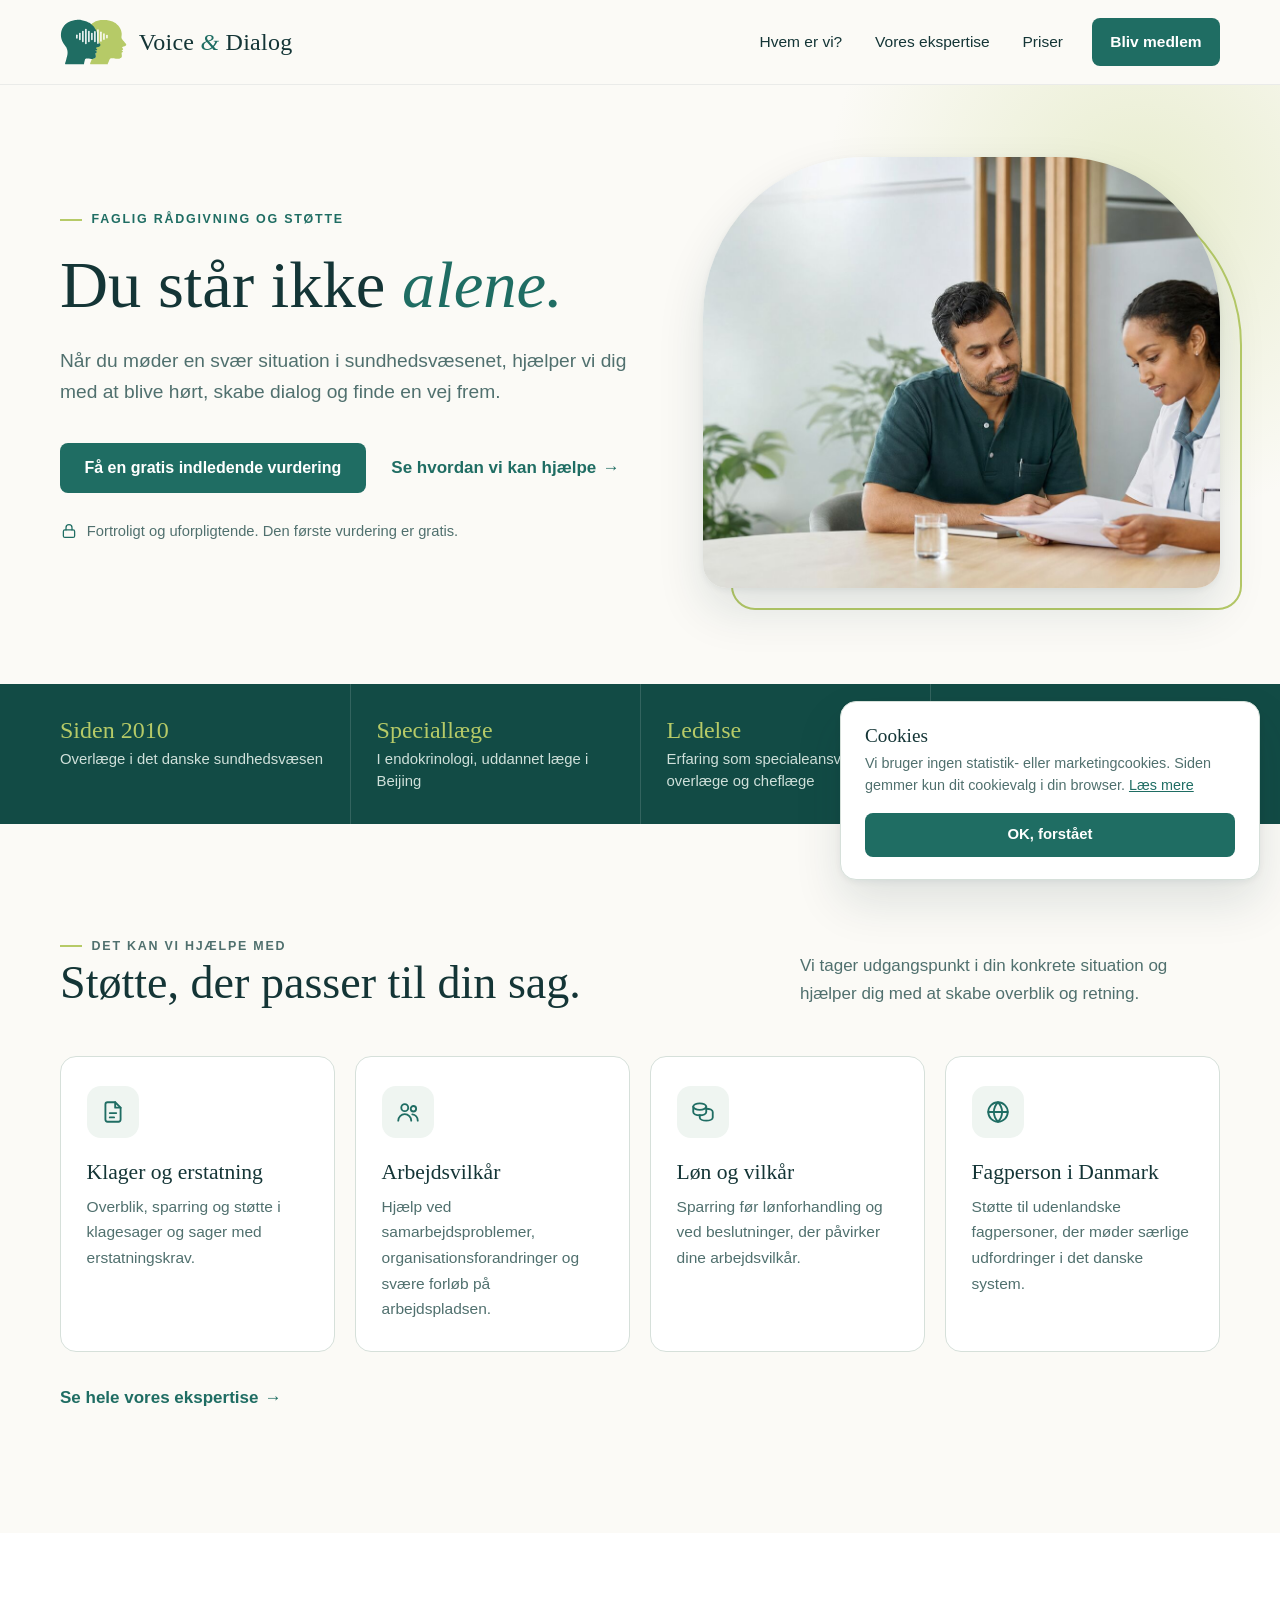
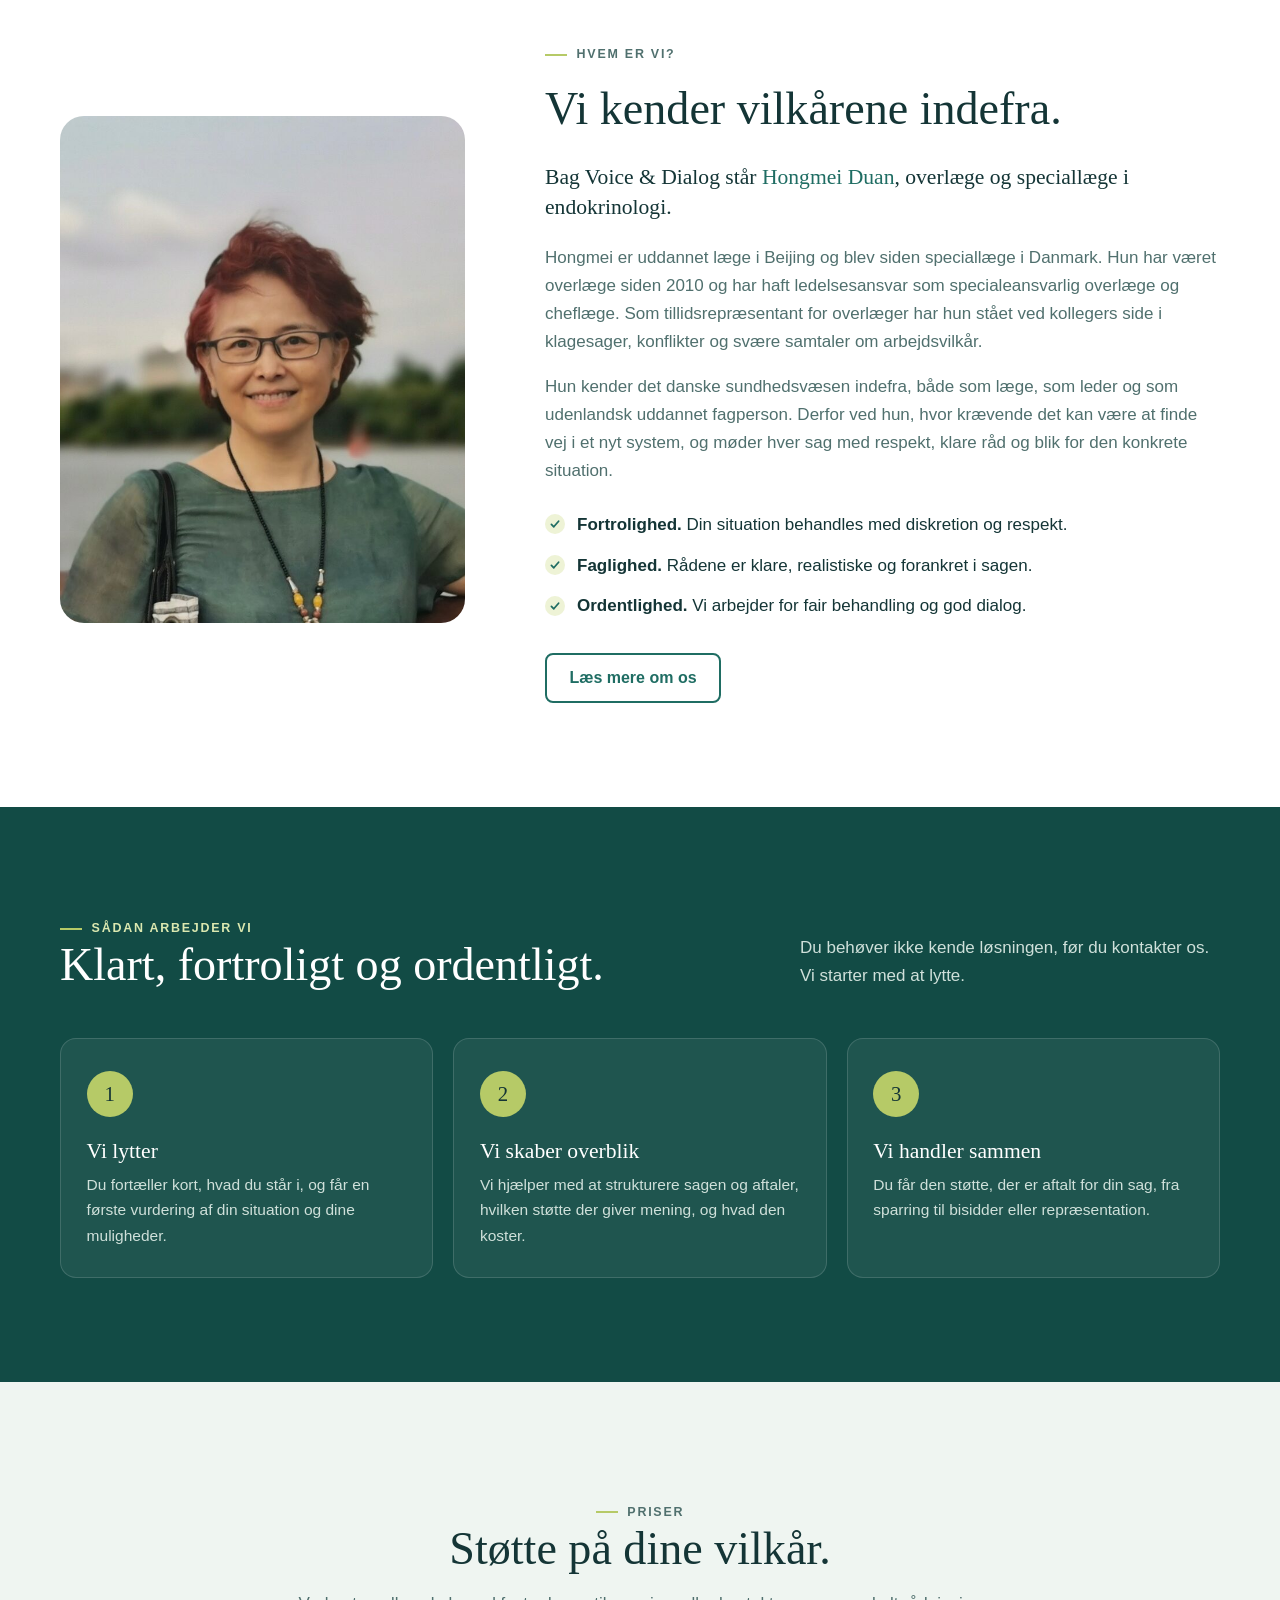
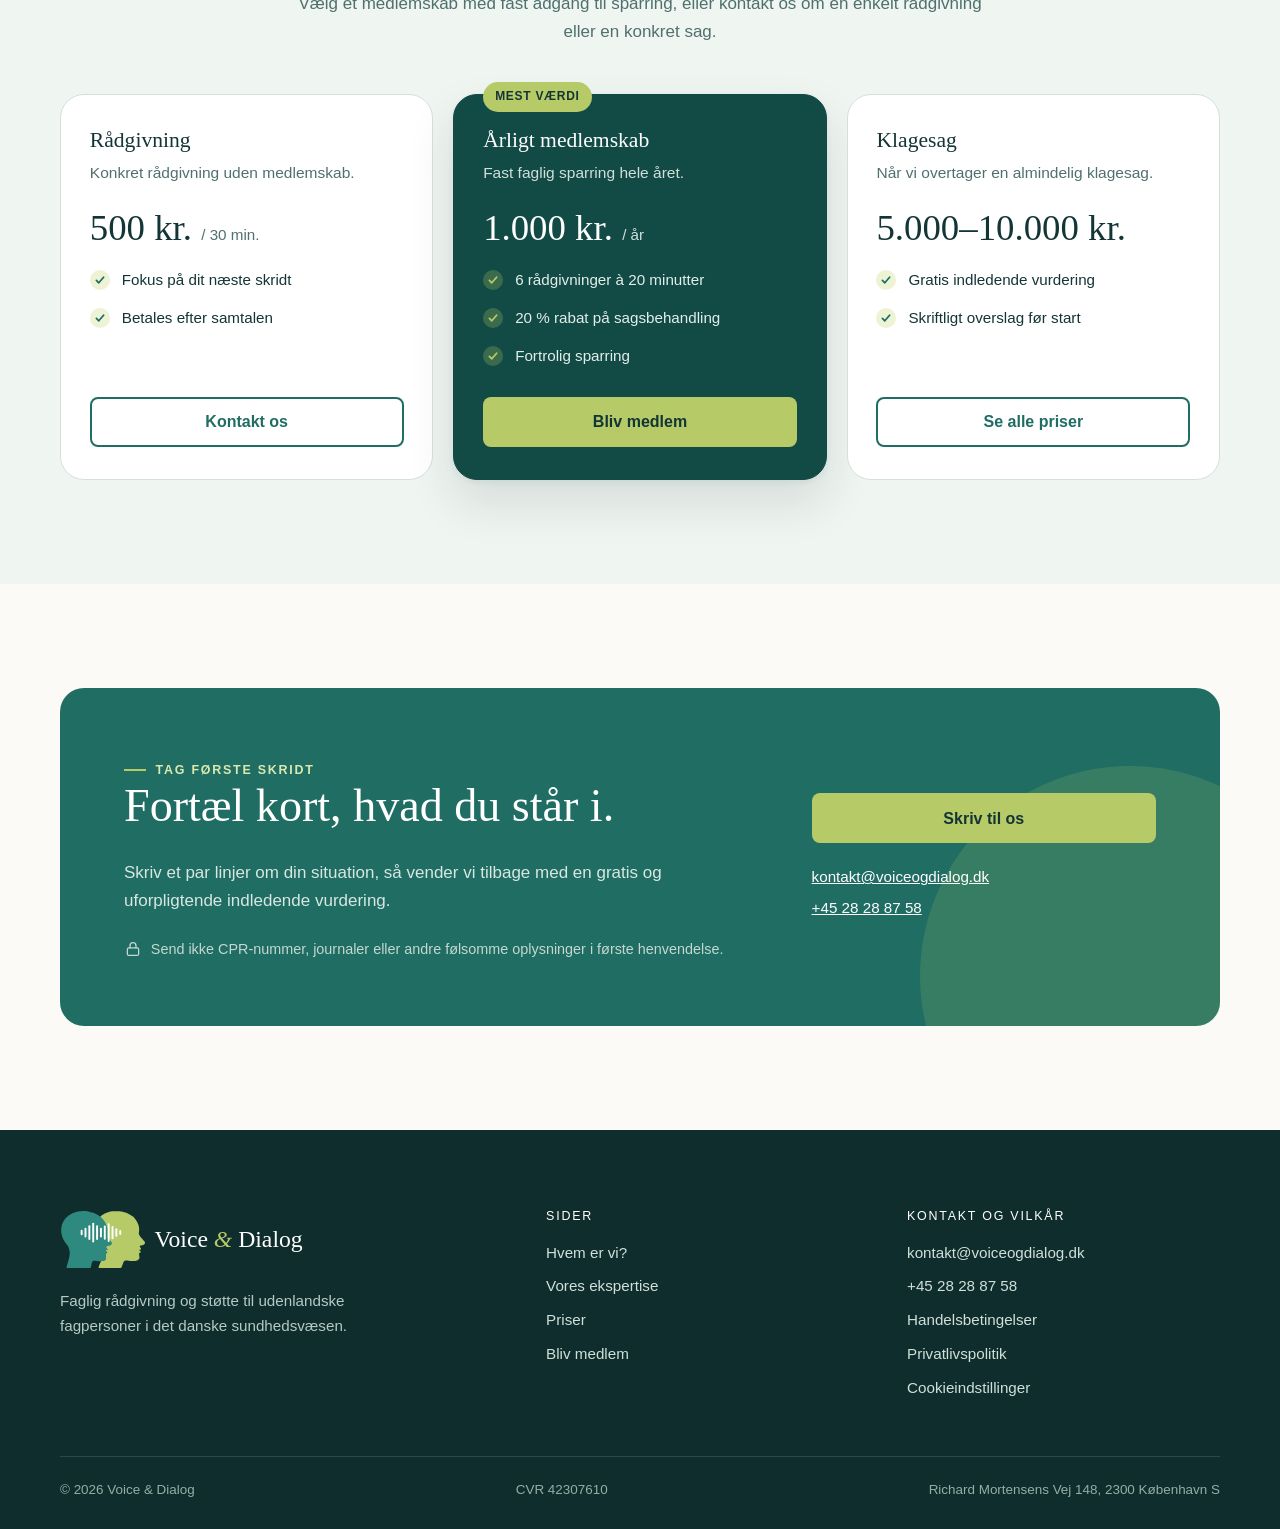
<file: index.html>
<!doctype html>
<html lang="da">
  <head>
    <meta charset="UTF-8" />
    <meta name="viewport" content="width=device-width, initial-scale=1.0" />
    <title>Voice &amp; Dialog | Faglig rådgivning og støtte i sundhedsvæsenet</title>
    <meta name="description" content="Voice &amp; Dialog giver faglig rådgivning og støtte til udenlandske fagpersoner i det danske sundhedsvæsen. Få en gratis indledende vurdering." />
    <meta name="theme-color" content="#124b45" />
    <meta property="og:type" content="website" />
    <meta property="og:locale" content="da_DK" />
    <meta property="og:site_name" content="Voice &amp; Dialog" />
    <meta property="og:title" content="Voice &amp; Dialog | Faglig rådgivning og støtte i sundhedsvæsenet" />
    <meta property="og:description" content="Voice &amp; Dialog giver faglig rådgivning og støtte til udenlandske fagpersoner i det danske sundhedsvæsen. Få en gratis indledende vurdering." />
    <meta property="og:url" content="https://amaliegao.github.io/VoiceOgDialog/" />
    <meta property="og:image" content="https://amaliegao.github.io/VoiceOgDialog/assets/og-image.jpg" />
    <link rel="icon" href="assets/voice-dialog-mark.svg" type="image/svg+xml" />
    <link rel="apple-touch-icon" href="assets/apple-touch-icon.png" />
    <link rel="stylesheet" href="styles.css" />
  </head>
  <body>
    <a class="skip-link" href="#indhold">Spring til indhold</a>
    <header class="site-header">
      <div class="shell header-inner">
        <a class="brand" href="index.html" aria-label="Voice &amp; Dialog, forside">
          <img src="assets/voice-dialog-mark.svg" alt="" width="67" height="46" />
          <span class="brand-name">Voice <i>&amp;</i> Dialog</span>
        </a>
        <button class="menu-toggle" type="button" aria-label="Åbn menu" aria-expanded="false" aria-controls="site-nav"><span></span><span></span><span></span></button>
        <nav class="site-nav" id="site-nav" aria-label="Hovedmenu">
          <a href="hvem-er-vi.html">Hvem er vi?</a><a href="hvad-kan-vi-goere.html">Vores ekspertise</a><a href="priser.html">Priser</a>
          <a class="nav-cta" href="bliv-medlem.html">Bliv medlem</a>
        </nav>
      </div>
    </header>

    <main id="indhold">
      <section class="hero">
        <div class="shell hero-grid">
          <div>
            <p class="eyebrow">Faglig rådgivning og støtte</p>
            <h1>Du står ikke <em>alene.</em></h1>
            <p class="lead">Når du møder en svær situation i sundhedsvæsenet, hjælper vi dig med at blive hørt, skabe dialog og finde en vej frem.</p>
            <div class="hero-actions">
              <a class="button button-primary" href="#kontakt">Få en gratis indledende vurdering</a>
              <a class="text-link" href="#hjaelp">Se hvordan vi kan hjælpe</a>
            </div>
            <p class="hero-note"><svg viewBox="0 0 24 24" width="18" height="18" fill="none" stroke="currentColor" stroke-width="1.7" stroke-linecap="round" stroke-linejoin="round" aria-hidden="true"><rect x="4.5" y="10.5" width="15" height="10" rx="2"/><path d="M8 10.5V7.5a4 4 0 0 1 8 0v3"/></svg> Fortroligt og uforpligtende. Den første vurdering er gratis.</p>
          </div>
          <div class="hero-media">
            <img src="assets/raadgivning-hero.jpg" alt="To sundhedsfaglige i en rolig, fortrolig samtale" width="1600" height="900" />
          </div>
        </div>
      </section>

      <section class="facts" aria-label="Erfaring">
        <div class="shell facts-grid">
          <div class="fact"><strong>Siden 2010</strong><span>Overlæge i det danske sundhedsvæsen</span></div>
          <div class="fact"><strong>Speciallæge</strong><span>I endokrinologi, uddannet læge i Beijing</span></div>
          <div class="fact"><strong>Ledelse</strong><span>Erfaring som specialeansvarlig overlæge og cheflæge</span></div>
          <div class="fact"><strong>Tillidsrepræsentant</strong><span>For overlæger, med indsigt i arbejdsvilkår</span></div>
        </div>
      </section>

      <section class="section" id="hjaelp" aria-labelledby="services-heading">
        <div class="shell">
          <div class="section-head">
            <div><p class="eyebrow">Det kan vi hjælpe med</p><h2 id="services-heading">Støtte, der passer til din sag.</h2></div>
            <p>Vi tager udgangspunkt i din konkrete situation og hjælper dig med at skabe overblik og retning.</p>
          </div>
          <div class="card-grid cols-4">
            <a class="card" href="hvad-kan-vi-goere.html"><div class="icon"><svg viewBox="0 0 24 24" width="26" height="26" fill="none" stroke="currentColor" stroke-width="1.7" stroke-linecap="round" stroke-linejoin="round" aria-hidden="true"><path d="M14 3H7a2 2 0 0 0-2 2v14a2 2 0 0 0 2 2h10a2 2 0 0 0 2-2V8z"/><path d="M14 3v5h5M9 13h6M9 17h4"/></svg></div><h3>Klager og erstatning</h3><p>Overblik, sparring og støtte i klagesager og sager med erstatningskrav.</p></a>
            <a class="card" href="hvad-kan-vi-goere.html"><div class="icon"><svg viewBox="0 0 24 24" width="26" height="26" fill="none" stroke="currentColor" stroke-width="1.7" stroke-linecap="round" stroke-linejoin="round" aria-hidden="true"><circle cx="9" cy="8" r="3.2"/><path d="M3 20c0-3.3 2.7-6 6-6s6 2.7 6 6"/><circle cx="17" cy="9" r="2.5"/><path d="M16 14.2c2.8.4 5 2.7 5 5.8"/></svg></div><h3>Arbejdsvilkår</h3><p>Hjælp ved samarbejdsproblemer, organisationsforandringer og svære forløb på arbejdspladsen.</p></a>
            <a class="card" href="hvad-kan-vi-goere.html"><div class="icon"><svg viewBox="0 0 24 24" width="26" height="26" fill="none" stroke="currentColor" stroke-width="1.7" stroke-linecap="round" stroke-linejoin="round" aria-hidden="true"><ellipse cx="9" cy="7" rx="6" ry="3"/><path d="M3 7v5c0 1.7 2.7 3 6 3s6-1.3 6-3V7"/><path d="M9 15v2c0 1.7 2.7 3 6 3s6-1.3 6-3v-5c0-1.7-2.7-3-6-3"/></svg></div><h3>Løn og vilkår</h3><p>Sparring før lønforhandling og ved beslutninger, der påvirker dine arbejdsvilkår.</p></a>
            <a class="card" href="hvad-kan-vi-goere.html"><div class="icon"><svg viewBox="0 0 24 24" width="26" height="26" fill="none" stroke="currentColor" stroke-width="1.7" stroke-linecap="round" stroke-linejoin="round" aria-hidden="true"><circle cx="12" cy="12" r="9"/><path d="M3 12h18M12 3c2.5 2.6 3.8 5.6 3.8 9s-1.3 6.4-3.8 9c-2.5-2.6-3.8-5.6-3.8-9S9.5 5.6 12 3z"/></svg></div><h3>Fagperson i Danmark</h3><p>Støtte til udenlandske fagpersoner, der møder særlige udfordringer i det danske system.</p></a>
          </div>
          <p style="margin-top:2rem"><a class="text-link" href="hvad-kan-vi-goere.html">Se hele vores ekspertise</a></p>
        </div>
      </section>

      <section class="section section-white" aria-labelledby="about-heading">
        <div class="shell person">
          <div class="person-photo">
            <img src="assets/hongmei-duan.jpeg" alt="Portræt af Hongmei Duan" width="700" height="961" loading="lazy" />
          </div>
          <div class="person-copy">
            <p class="eyebrow">Hvem er vi?</p>
            <h2 id="about-heading">Vi kender vilkårene indefra.</h2>
            <p class="person-intro">Bag Voice &amp; Dialog står <strong>Hongmei Duan</strong>, overlæge og speciallæge i endokrinologi.</p>
            <p>Hongmei er uddannet læge i Beijing og blev siden speciallæge i Danmark. Hun har været overlæge siden 2010 og har haft ledelsesansvar som specialeansvarlig overlæge og cheflæge. Som tillidsrepræsentant for overlæger har hun stået ved kollegers side i klagesager, konflikter og svære samtaler om arbejdsvilkår.</p>
            <p>Hun kender det danske sundhedsvæsen indefra, både som læge, som leder og som udenlandsk uddannet fagperson. Derfor ved hun, hvor krævende det kan være at finde vej i et nyt system, og møder hver sag med respekt, klare råd og blik for den konkrete situation.</p>
            <ul class="checklist">
              <li><strong>Fortrolighed.</strong> Din situation behandles med diskretion og respekt.</li>
              <li><strong>Faglighed.</strong> Rådene er klare, realistiske og forankret i sagen.</li>
              <li><strong>Ordentlighed.</strong> Vi arbejder for fair behandling og god dialog.</li>
            </ul>
            <a class="button button-outline" href="hvem-er-vi.html">Læs mere om os</a>
          </div>
        </div>
      </section>

      <section class="section section-dark" aria-labelledby="process-heading">
        <div class="shell">
          <div class="section-head">
            <div><p class="eyebrow light">Sådan arbejder vi</p><h2 id="process-heading">Klart, fortroligt og ordentligt.</h2></div>
            <p style="color:#cfe0da">Du behøver ikke kende løsningen, før du kontakter os. Vi starter med at lytte.</p>
          </div>
          <ol class="steps">
            <li><h3>Vi lytter</h3><p>Du fortæller kort, hvad du står i, og får en første vurdering af din situation og dine muligheder.</p></li>
            <li><h3>Vi skaber overblik</h3><p>Vi hjælper med at strukturere sagen og aftaler, hvilken støtte der giver mening, og hvad den koster.</p></li>
            <li><h3>Vi handler sammen</h3><p>Du får den støtte, der er aftalt for din sag, fra sparring til bisidder eller repræsentation.</p></li>
          </ol>
        </div>
      </section>

      <section class="section section-mist" aria-labelledby="price-heading">
        <div class="shell">
          <div class="section-head center">
            <p class="eyebrow">Priser</p>
            <h2 id="price-heading">Støtte på dine vilkår.</h2>
            <p>Vælg et medlemskab med fast adgang til sparring, eller kontakt os om en enkelt rådgivning eller en konkret sag.</p>
          </div>
          <div class="price-cards">
            <article class="price-card">
              <h3>Rådgivning</h3>
              <p>Konkret rådgivning uden medlemskab.</p>
              <p class="price">500 kr. <small>/ 30 min.</small></p>
              <ul class="checklist"><li>Fokus på dit næste skridt</li><li>Betales efter samtalen</li></ul>
              <a class="button button-outline" href="#kontakt">Kontakt os</a>
            </article>
            <article class="price-card featured">
              <span class="tag">Mest værdi</span>
              <h3>Årligt medlemskab</h3>
              <p>Fast faglig sparring hele året.</p>
              <p class="price">1.000 kr. <small>/ år</small></p>
              <ul class="checklist"><li>6 rådgivninger à 20 minutter</li><li>20 % rabat på sagsbehandling</li><li>Fortrolig sparring</li></ul>
              <a class="button button-accent" href="bliv-medlem.html">Bliv medlem</a>
            </article>
            <article class="price-card">
              <h3>Klagesag</h3>
              <p>Når vi overtager en almindelig klagesag.</p>
              <p class="price">5.000–10.000 kr.</p>
              <ul class="checklist"><li>Gratis indledende vurdering</li><li>Skriftligt overslag før start</li></ul>
              <a class="button button-outline" href="priser.html">Se alle priser</a>
            </article>
          </div>
        </div>
      </section>

      <section class="section" id="kontakt" aria-labelledby="contact-heading">
        <div class="shell">
          <div class="cta-band">
            <div>
              <p class="eyebrow light">Tag første skridt</p>
              <h2 id="contact-heading">Fortæl kort, hvad du står i.</h2>
              <p>Skriv et par linjer om din situation, så vender vi tilbage med en gratis og uforpligtende indledende vurdering.</p>
              <p class="privacy-hint"><svg viewBox="0 0 24 24" width="18" height="18" fill="none" stroke="currentColor" stroke-width="1.7" stroke-linecap="round" stroke-linejoin="round" aria-hidden="true"><rect x="4.5" y="10.5" width="15" height="10" rx="2"/><path d="M8 10.5V7.5a4 4 0 0 1 8 0v3"/></svg> Send ikke CPR-nummer, journaler eller andre følsomme oplysninger i første henvendelse.</p>
            </div>
            <div class="cta-actions">
              <a class="button button-accent" data-mailto href="mailto:kontakt@voiceogdialog.dk">Skriv til os</a>
              <div class="contact-lines">
                <a data-field="email" href="mailto:kontakt@voiceogdialog.dk">kontakt@voiceogdialog.dk</a>
                <a data-field="phone" href="#"></a>
              </div>
            </div>
          </div>
        </div>
      </section>
    </main>

    <footer class="site-footer">
      <div class="shell footer-grid">
        <div>
          <img class="footer-logo" src="assets/voice-dialog-logo-light.svg" alt="Voice &amp; Dialog" width="260" height="59" />
          <p>Faglig rådgivning og støtte til udenlandske fagpersoner i det danske sundhedsvæsen.</p>
        </div>
        <div class="footer-col">
          <h2>Sider</h2>
          <ul>
            <li><a href="hvem-er-vi.html">Hvem er vi?</a></li>
            <li><a href="hvad-kan-vi-goere.html">Vores ekspertise</a></li>
            <li><a href="priser.html">Priser</a></li>
            <li><a href="bliv-medlem.html">Bliv medlem</a></li>
          </ul>
        </div>
        <div class="footer-col">
          <h2>Kontakt og vilkår</h2>
          <ul>
            <li data-field-wrap><a data-field="email" href="mailto:kontakt@voiceogdialog.dk">kontakt@voiceogdialog.dk</a></li>
            <li data-field-wrap><a data-field="phone" href="#"></a></li>
            <li><a href="betingelser.html">Handelsbetingelser</a></li>
            <li><a href="privatliv.html">Privatlivspolitik</a></li>
            <li><button type="button" class="cookie-settings">Cookieindstillinger</button></li>
          </ul>
        </div>
      </div>
      <div class="shell footer-bottom">
        <span>© <span data-year>2026</span> Voice &amp; Dialog</span>
        <span data-field="cvr">CVR 42307610</span>
        <span data-field="address"></span>
      </div>
    </footer>

    <script src="config.js"></script>
    <script src="app.js"></script>
  </body>
</html>
</file>
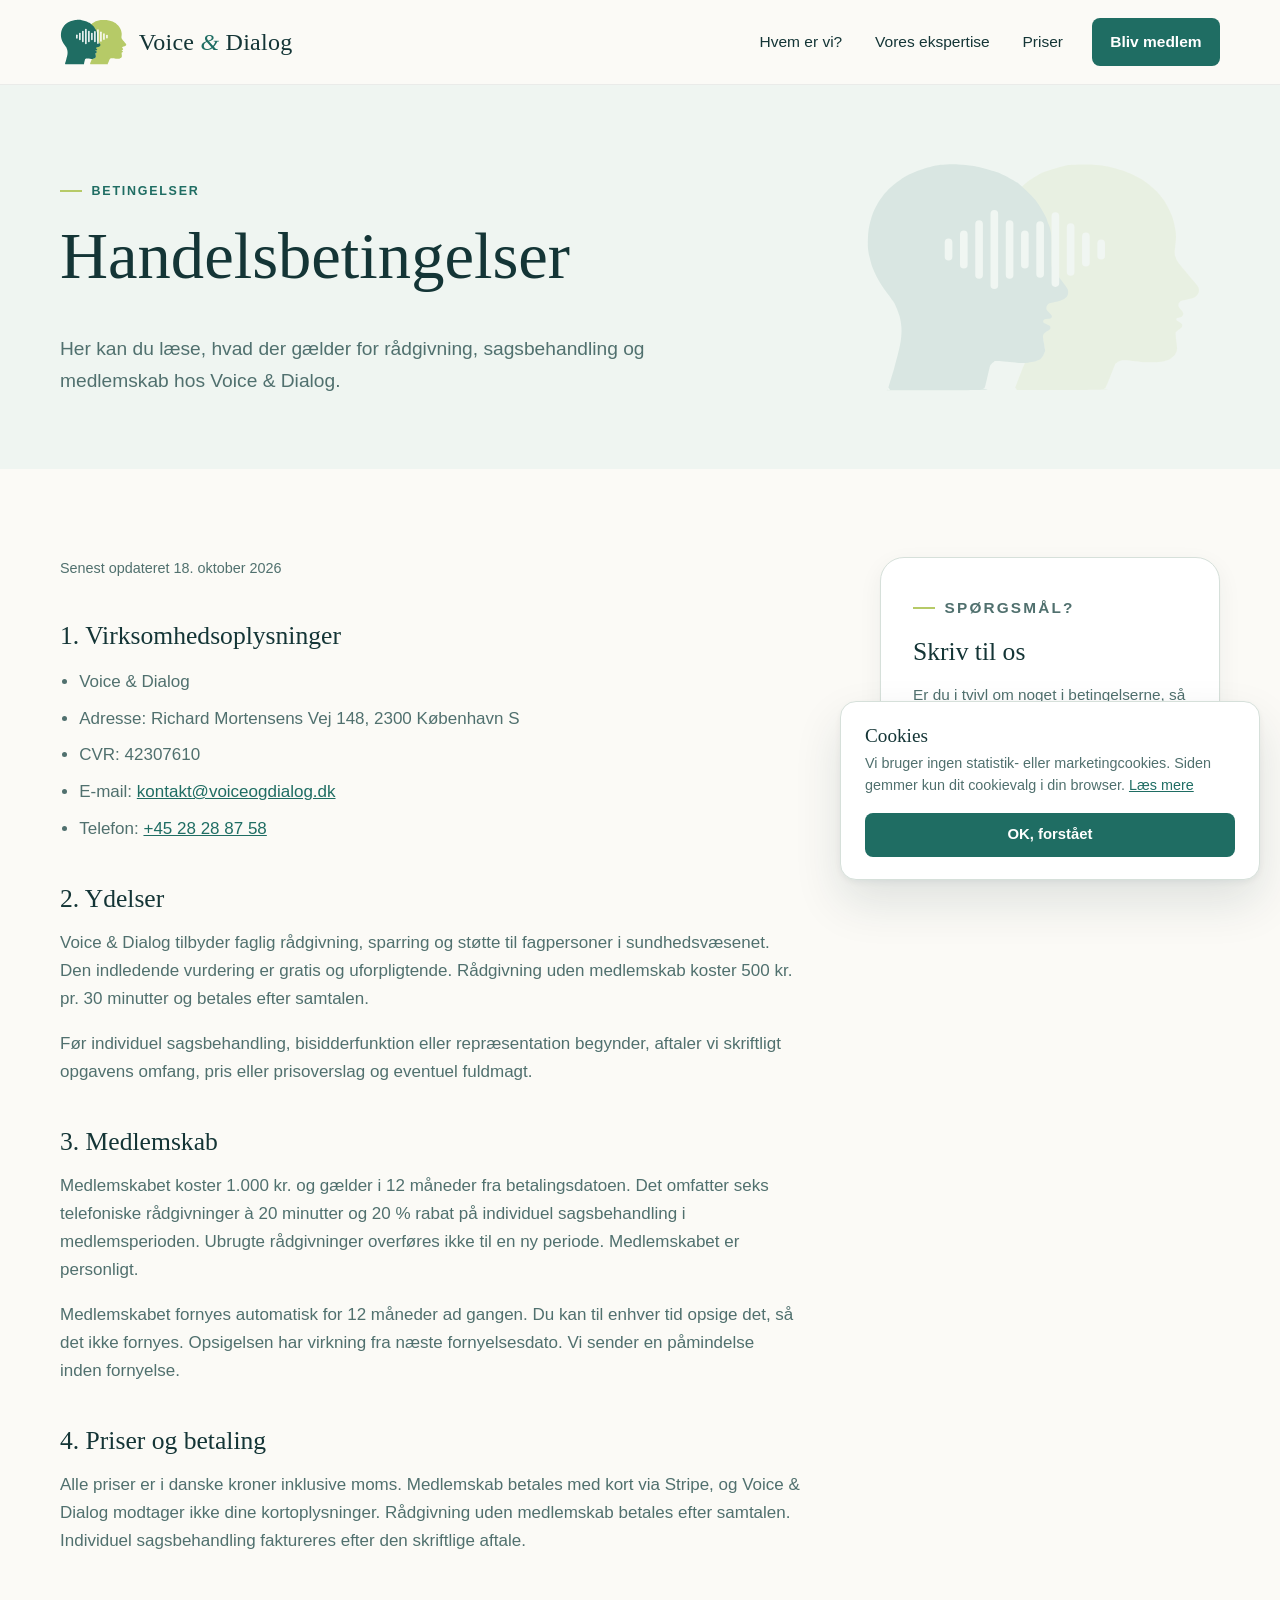
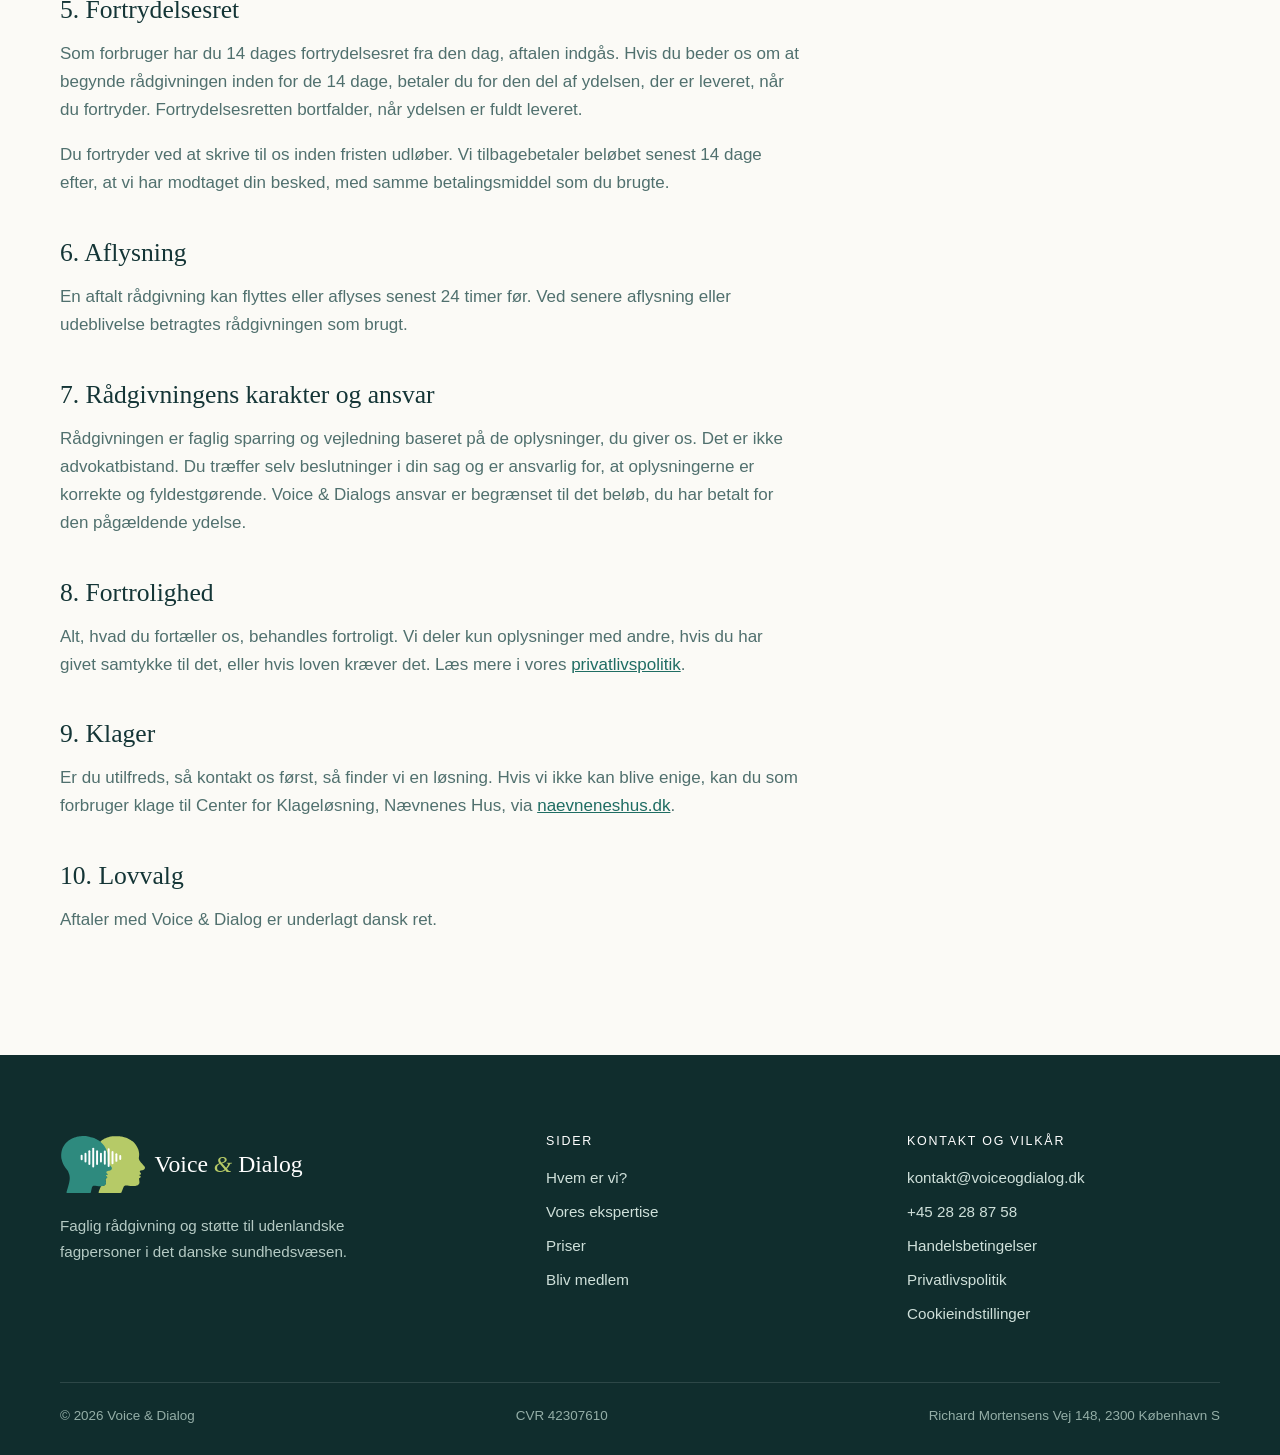
<file: betingelser.html>
<!doctype html>
<html lang="da">
  <head>
    <meta charset="UTF-8" />
    <meta name="viewport" content="width=device-width, initial-scale=1.0" />
    <title>Handelsbetingelser | Voice &amp; Dialog</title>
    <meta name="description" content="Handelsbetingelser for rådgivning, sagsbehandling og medlemskab hos Voice &amp; Dialog." />
    <meta name="theme-color" content="#124b45" />
    <meta property="og:type" content="website" />
    <meta property="og:locale" content="da_DK" />
    <meta property="og:site_name" content="Voice &amp; Dialog" />
    <meta property="og:title" content="Handelsbetingelser | Voice &amp; Dialog" />
    <meta property="og:description" content="Handelsbetingelser for rådgivning, sagsbehandling og medlemskab hos Voice &amp; Dialog." />
    <meta property="og:url" content="https://amaliegao.github.io/VoiceOgDialog/betingelser.html" />
    <meta property="og:image" content="https://amaliegao.github.io/VoiceOgDialog/assets/og-image.jpg" />
    <link rel="icon" href="assets/voice-dialog-mark.svg" type="image/svg+xml" />
    <link rel="apple-touch-icon" href="assets/apple-touch-icon.png" />
    <link rel="stylesheet" href="styles.css" />
  </head>
  <body>
    <a class="skip-link" href="#indhold">Spring til indhold</a>
    <header class="site-header">
      <div class="shell header-inner">
        <a class="brand" href="index.html" aria-label="Voice &amp; Dialog, forside">
          <img src="assets/voice-dialog-mark.svg" alt="" width="67" height="46" />
          <span class="brand-name">Voice <i>&amp;</i> Dialog</span>
        </a>
        <button class="menu-toggle" type="button" aria-label="Åbn menu" aria-expanded="false" aria-controls="site-nav"><span></span><span></span><span></span></button>
        <nav class="site-nav" id="site-nav" aria-label="Hovedmenu">
          <a href="hvem-er-vi.html">Hvem er vi?</a><a href="hvad-kan-vi-goere.html">Vores ekspertise</a><a href="priser.html">Priser</a>
          <a class="nav-cta" href="bliv-medlem.html">Bliv medlem</a>
        </nav>
      </div>
    </header>

    <main id="indhold">
      <section class="page-hero">
        <div class="shell">
          <p class="eyebrow">Betingelser</p>
          <h1>Handelsbetingelser</h1>
          <p class="lead">Her kan du læse, hvad der gælder for rådgivning, sagsbehandling og medlemskab hos Voice &amp; Dialog.</p>
        </div>
      </section>

      <section class="page-content">
        <div class="shell page-grid">
          <article class="prose legal">
            <p class="updated">Senest opdateret 18. oktober 2026</p>
            <h2>1. Virksomhedsoplysninger</h2>
            <ul>
              <li>Voice &amp; Dialog</li>
              <li data-field-wrap>Adresse: <span data-field="address"></span></li>
              <li>CVR: 42307610</li>
              <li>E-mail: <a data-field="email" href="mailto:kontakt@voiceogdialog.dk">kontakt@voiceogdialog.dk</a></li>
              <li data-field-wrap>Telefon: <a data-field="phone" href="#"></a></li>
            </ul>

            <h2>2. Ydelser</h2>
            <p>Voice &amp; Dialog tilbyder faglig rådgivning, sparring og støtte til fagpersoner i sundhedsvæsenet. Den indledende vurdering er gratis og uforpligtende. Rådgivning uden medlemskab koster 500 kr. pr. 30 minutter og betales efter samtalen.</p>
            <p>Før individuel sagsbehandling, bisidderfunktion eller repræsentation begynder, aftaler vi skriftligt opgavens omfang, pris eller prisoverslag og eventuel fuldmagt.</p>

            <h2>3. Medlemskab</h2>
            <p>Medlemskabet koster 1.000 kr. og gælder i 12 måneder fra betalingsdatoen. Det omfatter seks telefoniske rådgivninger à 20 minutter og 20 % rabat på individuel sagsbehandling i medlemsperioden. Ubrugte rådgivninger overføres ikke til en ny periode. Medlemskabet er personligt.</p>
            <p>Medlemskabet fornyes automatisk for 12 måneder ad gangen. Du kan til enhver tid opsige det, så det ikke fornyes. Opsigelsen har virkning fra næste fornyelsesdato. Vi sender en påmindelse inden fornyelse.</p>

            <h2>4. Priser og betaling</h2>
            <p>Alle priser er i danske kroner inklusive moms. Medlemskab betales med kort via Stripe, og Voice &amp; Dialog modtager ikke dine kortoplysninger. Rådgivning uden medlemskab betales efter samtalen. Individuel sagsbehandling faktureres efter den skriftlige aftale.</p>

            <h2>5. Fortrydelsesret</h2>
            <p>Som forbruger har du 14 dages fortrydelsesret fra den dag, aftalen indgås. Hvis du beder os om at begynde rådgivningen inden for de 14 dage, betaler du for den del af ydelsen, der er leveret, når du fortryder. Fortrydelsesretten bortfalder, når ydelsen er fuldt leveret.</p>
            <p>Du fortryder ved at skrive til os inden fristen udløber. Vi tilbagebetaler beløbet senest 14 dage efter, at vi har modtaget din besked, med samme betalingsmiddel som du brugte.</p>

            <h2>6. Aflysning</h2>
            <p>En aftalt rådgivning kan flyttes eller aflyses senest 24 timer før. Ved senere aflysning eller udeblivelse betragtes rådgivningen som brugt.</p>

            <h2>7. Rådgivningens karakter og ansvar</h2>
            <p>Rådgivningen er faglig sparring og vejledning baseret på de oplysninger, du giver os. Det er ikke advokatbistand. Du træffer selv beslutninger i din sag og er ansvarlig for, at oplysningerne er korrekte og fyldestgørende. Voice &amp; Dialogs ansvar er begrænset til det beløb, du har betalt for den pågældende ydelse.</p>

            <h2>8. Fortrolighed</h2>
            <p>Alt, hvad du fortæller os, behandles fortroligt. Vi deler kun oplysninger med andre, hvis du har givet samtykke til det, eller hvis loven kræver det. Læs mere i vores <a href="privatliv.html">privatlivspolitik</a>.</p>

            <h2>9. Klager</h2>
            <p>Er du utilfreds, så kontakt os først, så finder vi en løsning. Hvis vi ikke kan blive enige, kan du som forbruger klage til Center for Klageløsning, Nævnenes Hus, via <a href="https://www.naevneneshus.dk" rel="noopener">naevneneshus.dk</a>.</p>

            <h2>10. Lovvalg</h2>
            <p>Aftaler med Voice &amp; Dialog er underlagt dansk ret.</p>
          </article>
          <aside class="aside-card">
            <p class="eyebrow">Spørgsmål?</p>
            <h2>Skriv til os</h2>
            <p>Er du i tvivl om noget i betingelserne, så hjælper vi gerne.</p>
            <a class="button button-primary" href="index.html#kontakt">Kontakt os</a>
          </aside>
        </div>
      </section>
    </main>

    <footer class="site-footer">
      <div class="shell footer-grid">
        <div>
          <img class="footer-logo" src="assets/voice-dialog-logo-light.svg" alt="Voice &amp; Dialog" width="260" height="59" />
          <p>Faglig rådgivning og støtte til udenlandske fagpersoner i det danske sundhedsvæsen.</p>
        </div>
        <div class="footer-col">
          <h2>Sider</h2>
          <ul>
            <li><a href="hvem-er-vi.html">Hvem er vi?</a></li>
            <li><a href="hvad-kan-vi-goere.html">Vores ekspertise</a></li>
            <li><a href="priser.html">Priser</a></li>
            <li><a href="bliv-medlem.html">Bliv medlem</a></li>
          </ul>
        </div>
        <div class="footer-col">
          <h2>Kontakt og vilkår</h2>
          <ul>
            <li data-field-wrap><a data-field="email" href="mailto:kontakt@voiceogdialog.dk">kontakt@voiceogdialog.dk</a></li>
            <li data-field-wrap><a data-field="phone" href="#"></a></li>
            <li><a href="betingelser.html">Handelsbetingelser</a></li>
            <li><a href="privatliv.html">Privatlivspolitik</a></li>
            <li><button type="button" class="cookie-settings">Cookieindstillinger</button></li>
          </ul>
        </div>
      </div>
      <div class="shell footer-bottom">
        <span>© <span data-year>2026</span> Voice &amp; Dialog</span>
        <span data-field="cvr">CVR 42307610</span>
        <span data-field="address"></span>
      </div>
    </footer>

    <script src="config.js"></script>
    <script src="app.js"></script>
  </body>
</html>
</file>
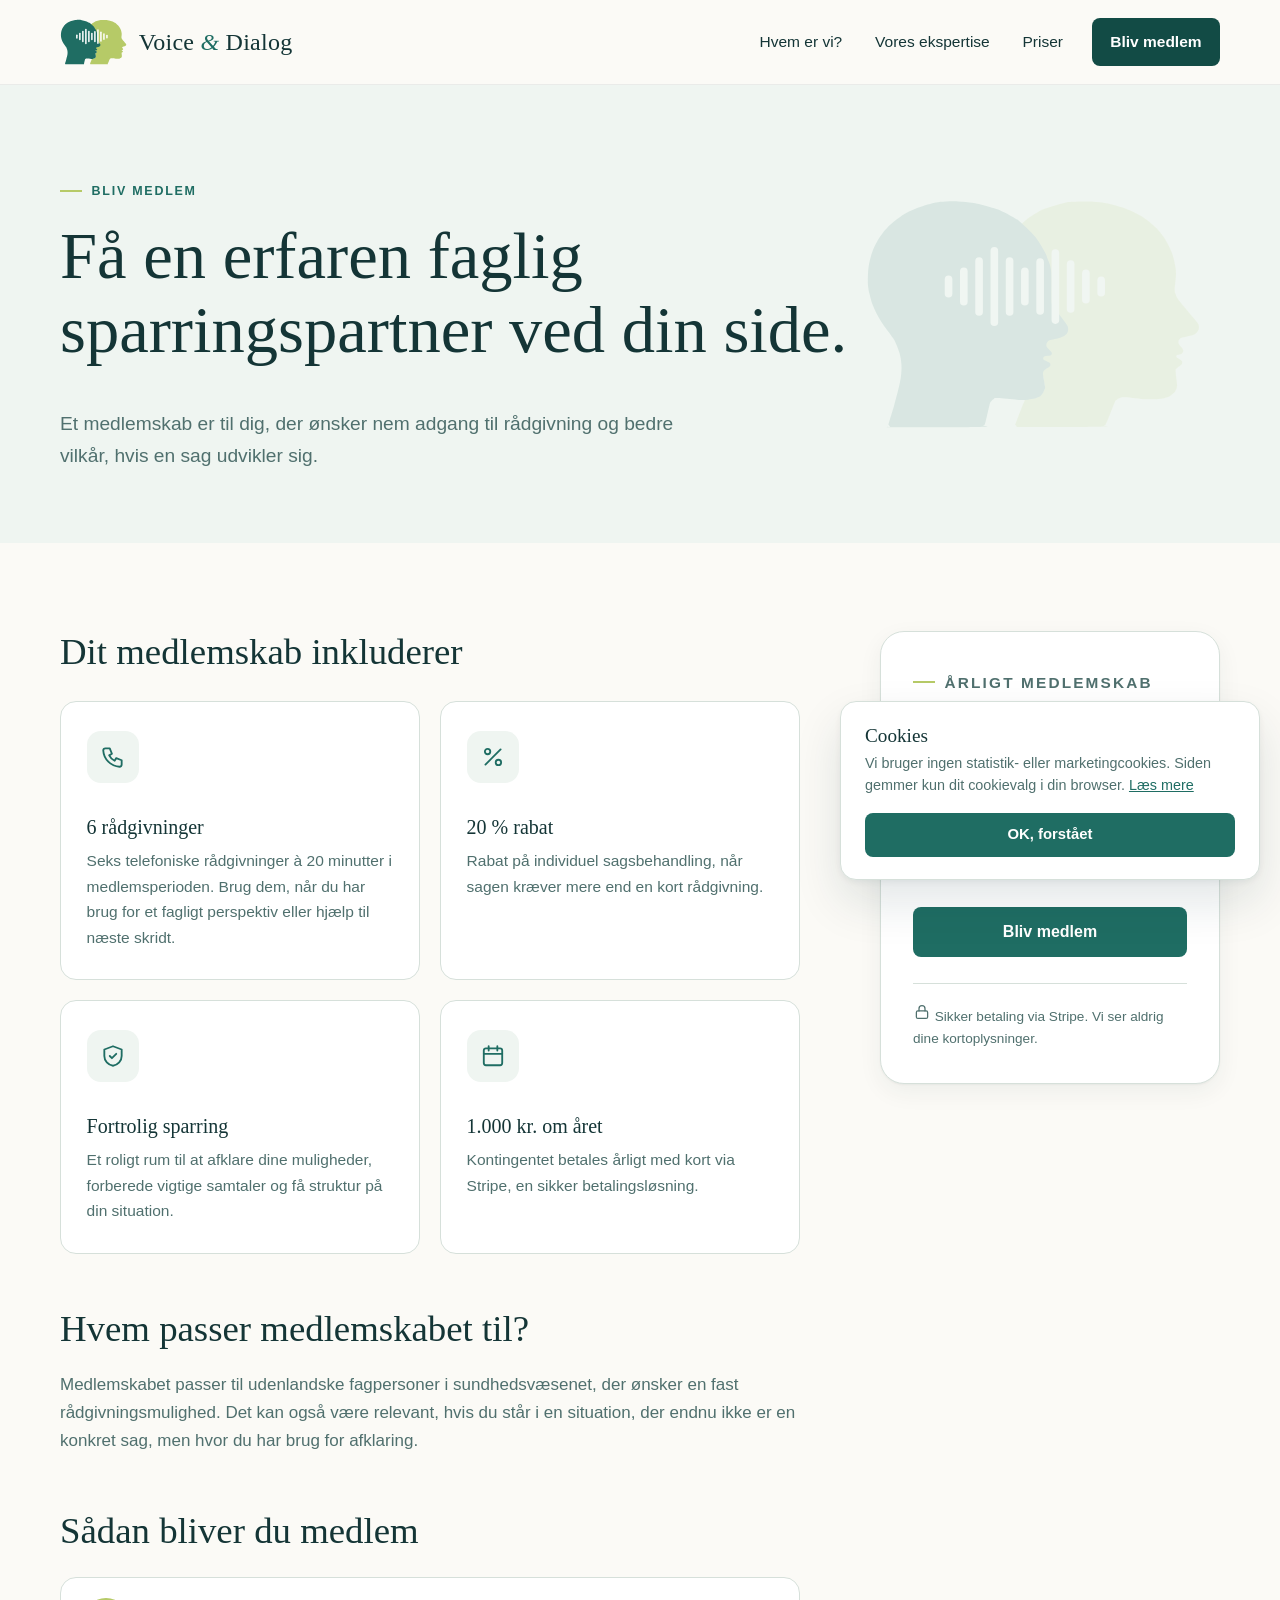
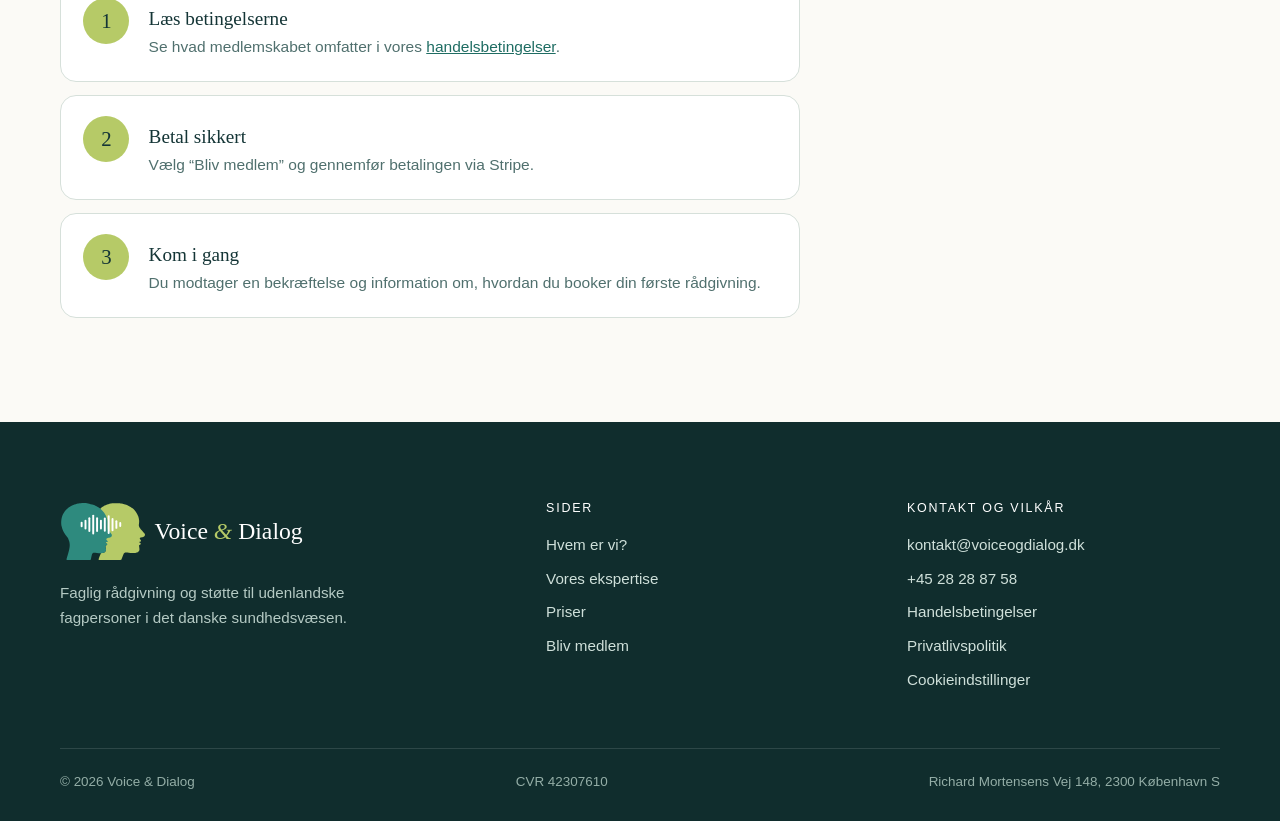
<file: bliv-medlem.html>
<!doctype html>
<html lang="da">
  <head>
    <meta charset="UTF-8" />
    <meta name="viewport" content="width=device-width, initial-scale=1.0" />
    <title>Bliv medlem | Voice &amp; Dialog</title>
    <meta name="description" content="Bliv medlem af Voice &amp; Dialog for 1.000 kr. om året og få seks rådgivninger og rabat på sagsbehandling." />
    <meta name="theme-color" content="#124b45" />
    <meta property="og:type" content="website" />
    <meta property="og:locale" content="da_DK" />
    <meta property="og:site_name" content="Voice &amp; Dialog" />
    <meta property="og:title" content="Bliv medlem | Voice &amp; Dialog" />
    <meta property="og:description" content="Bliv medlem af Voice &amp; Dialog for 1.000 kr. om året og få seks rådgivninger og rabat på sagsbehandling." />
    <meta property="og:url" content="https://amaliegao.github.io/VoiceOgDialog/bliv-medlem.html" />
    <meta property="og:image" content="https://amaliegao.github.io/VoiceOgDialog/assets/og-image.jpg" />
    <link rel="icon" href="assets/voice-dialog-mark.svg" type="image/svg+xml" />
    <link rel="apple-touch-icon" href="assets/apple-touch-icon.png" />
    <link rel="stylesheet" href="styles.css" />
  </head>
  <body>
    <a class="skip-link" href="#indhold">Spring til indhold</a>
    <header class="site-header">
      <div class="shell header-inner">
        <a class="brand" href="index.html" aria-label="Voice &amp; Dialog, forside">
          <img src="assets/voice-dialog-mark.svg" alt="" width="67" height="46" />
          <span class="brand-name">Voice <i>&amp;</i> Dialog</span>
        </a>
        <button class="menu-toggle" type="button" aria-label="Åbn menu" aria-expanded="false" aria-controls="site-nav"><span></span><span></span><span></span></button>
        <nav class="site-nav" id="site-nav" aria-label="Hovedmenu">
          <a href="hvem-er-vi.html">Hvem er vi?</a><a href="hvad-kan-vi-goere.html">Vores ekspertise</a><a href="priser.html">Priser</a>
          <a class="nav-cta" href="bliv-medlem.html" aria-current="page">Bliv medlem</a>
        </nav>
      </div>
    </header>

    <main id="indhold">
      <section class="page-hero">
        <div class="shell">
          <p class="eyebrow">Bliv medlem</p>
          <h1>Få en erfaren faglig sparringspartner ved din side.</h1>
          <p class="lead">Et medlemskab er til dig, der ønsker nem adgang til rådgivning og bedre vilkår, hvis en sag udvikler sig.</p>
        </div>
      </section>

      <section class="page-content">
        <div class="shell page-grid">
          <article class="prose">
            <h2>Dit medlemskab inkluderer</h2>
            <div class="card-grid cols-2">
              <article class="card">
                <div class="icon"><svg viewBox="0 0 24 24" width="26" height="26" fill="none" stroke="currentColor" stroke-width="1.7" stroke-linecap="round" stroke-linejoin="round" aria-hidden="true"><path d="M5 4h4l2 5-2.5 1.5a11 11 0 0 0 5 5L15 13l5 2v4a2 2 0 0 1-2 2A16 16 0 0 1 3 6a2 2 0 0 1 2-2z"/></svg></div>
                <h3>6 rådgivninger</h3>
                <p>Seks telefoniske rådgivninger à 20 minutter i medlemsperioden. Brug dem, når du har brug for et fagligt perspektiv eller hjælp til næste skridt.</p>
              </article>
              <article class="card">
                <div class="icon"><svg viewBox="0 0 24 24" width="26" height="26" fill="none" stroke="currentColor" stroke-width="1.7" stroke-linecap="round" stroke-linejoin="round" aria-hidden="true"><path d="M19 5L5 19"/><circle cx="7" cy="7" r="2.5"/><circle cx="17" cy="17" r="2.5"/></svg></div>
                <h3>20 % rabat</h3>
                <p>Rabat på individuel sagsbehandling, når sagen kræver mere end en kort rådgivning.</p>
              </article>
              <article class="card">
                <div class="icon"><svg viewBox="0 0 24 24" width="26" height="26" fill="none" stroke="currentColor" stroke-width="1.7" stroke-linecap="round" stroke-linejoin="round" aria-hidden="true"><path d="M12 3l8 3v6c0 4.5-3.4 8.3-8 9-4.6-.7-8-4.5-8-9V6z"/><path d="M9 12l2 2 4-4"/></svg></div>
                <h3>Fortrolig sparring</h3>
                <p>Et roligt rum til at afklare dine muligheder, forberede vigtige samtaler og få struktur på din situation.</p>
              </article>
              <article class="card">
                <div class="icon"><svg viewBox="0 0 24 24" width="26" height="26" fill="none" stroke="currentColor" stroke-width="1.7" stroke-linecap="round" stroke-linejoin="round" aria-hidden="true"><rect x="3.5" y="5" width="17" height="15.5" rx="2"/><path d="M3.5 10h17M8 3v4M16 3v4"/></svg></div>
                <h3>1.000 kr. om året</h3>
                <p>Kontingentet betales årligt med kort via Stripe, en sikker betalingsløsning.</p>
              </article>
            </div>

            <h2>Hvem passer medlemskabet til?</h2>
            <p>Medlemskabet passer til udenlandske fagpersoner i sundhedsvæsenet, der ønsker en fast rådgivningsmulighed. Det kan også være relevant, hvis du står i en situation, der endnu ikke er en konkret sag, men hvor du har brug for afklaring.</p>

            <h2>Sådan bliver du medlem</h2>
            <ol class="steps light stacked">
              <li><h3>Læs betingelserne</h3><p>Se hvad medlemskabet omfatter i vores <a href="betingelser.html">handelsbetingelser</a>.</p></li>
              <li><h3>Betal sikkert</h3><p>Vælg “Bliv medlem” og gennemfør betalingen via Stripe.</p></li>
              <li><h3>Kom i gang</h3><p>Du modtager en bekræftelse og information om, hvordan du booker din første rådgivning.</p></li>
            </ol>
          </article>
          <aside class="aside-card">
            <p class="eyebrow">Årligt medlemskab</p>
            <p class="price">1.000 kr. <small>/ år</small></p>
            <ul class="checklist" style="margin:0 0 1.5rem">
              <li>6 rådgivninger à 20 min.</li>
              <li>20 % rabat på sagsbehandling</li>
              <li>Fortrolig sparring</li>
            </ul>
            <a class="button button-primary" href="#" data-payment="membership">Bliv medlem</a>
            <hr />
            <p class="small"><svg viewBox="0 0 24 24" width="18" height="18" fill="none" stroke="currentColor" stroke-width="1.7" stroke-linecap="round" stroke-linejoin="round" aria-hidden="true"><rect x="4.5" y="10.5" width="15" height="10" rx="2"/><path d="M8 10.5V7.5a4 4 0 0 1 8 0v3"/></svg> Sikker betaling via Stripe. Vi ser aldrig dine kortoplysninger.</p>
          </aside>
        </div>
      </section>
    </main>

    <footer class="site-footer">
      <div class="shell footer-grid">
        <div>
          <img class="footer-logo" src="assets/voice-dialog-logo-light.svg" alt="Voice &amp; Dialog" width="260" height="59" />
          <p>Faglig rådgivning og støtte til udenlandske fagpersoner i det danske sundhedsvæsen.</p>
        </div>
        <div class="footer-col">
          <h2>Sider</h2>
          <ul>
            <li><a href="hvem-er-vi.html">Hvem er vi?</a></li>
            <li><a href="hvad-kan-vi-goere.html">Vores ekspertise</a></li>
            <li><a href="priser.html">Priser</a></li>
            <li><a href="bliv-medlem.html">Bliv medlem</a></li>
          </ul>
        </div>
        <div class="footer-col">
          <h2>Kontakt og vilkår</h2>
          <ul>
            <li data-field-wrap><a data-field="email" href="mailto:kontakt@voiceogdialog.dk">kontakt@voiceogdialog.dk</a></li>
            <li data-field-wrap><a data-field="phone" href="#"></a></li>
            <li><a href="betingelser.html">Handelsbetingelser</a></li>
            <li><a href="privatliv.html">Privatlivspolitik</a></li>
            <li><button type="button" class="cookie-settings">Cookieindstillinger</button></li>
          </ul>
        </div>
      </div>
      <div class="shell footer-bottom">
        <span>© <span data-year>2026</span> Voice &amp; Dialog</span>
        <span data-field="cvr">CVR 42307610</span>
        <span data-field="address"></span>
      </div>
    </footer>
    <dialog class="payment-dialog" id="payment-dialog" aria-labelledby="payment-dialog-title">
      <button class="dialog-close" type="button" aria-label="Luk">×</button>
      <p class="eyebrow">Medlemskab</p>
      <h2 id="payment-dialog-title">Online betaling åbner snart</h2>
      <p>Vi er ved at gøre online betaling klar. Skriv til os, så hjælper vi dig med at blive medlem.</p>
      <a class="button button-primary" data-mailto href="mailto:kontakt@voiceogdialog.dk">Skriv til os</a>
    </dialog>

    <script src="config.js"></script>
    <script src="app.js"></script>
  </body>
</html>
</file>
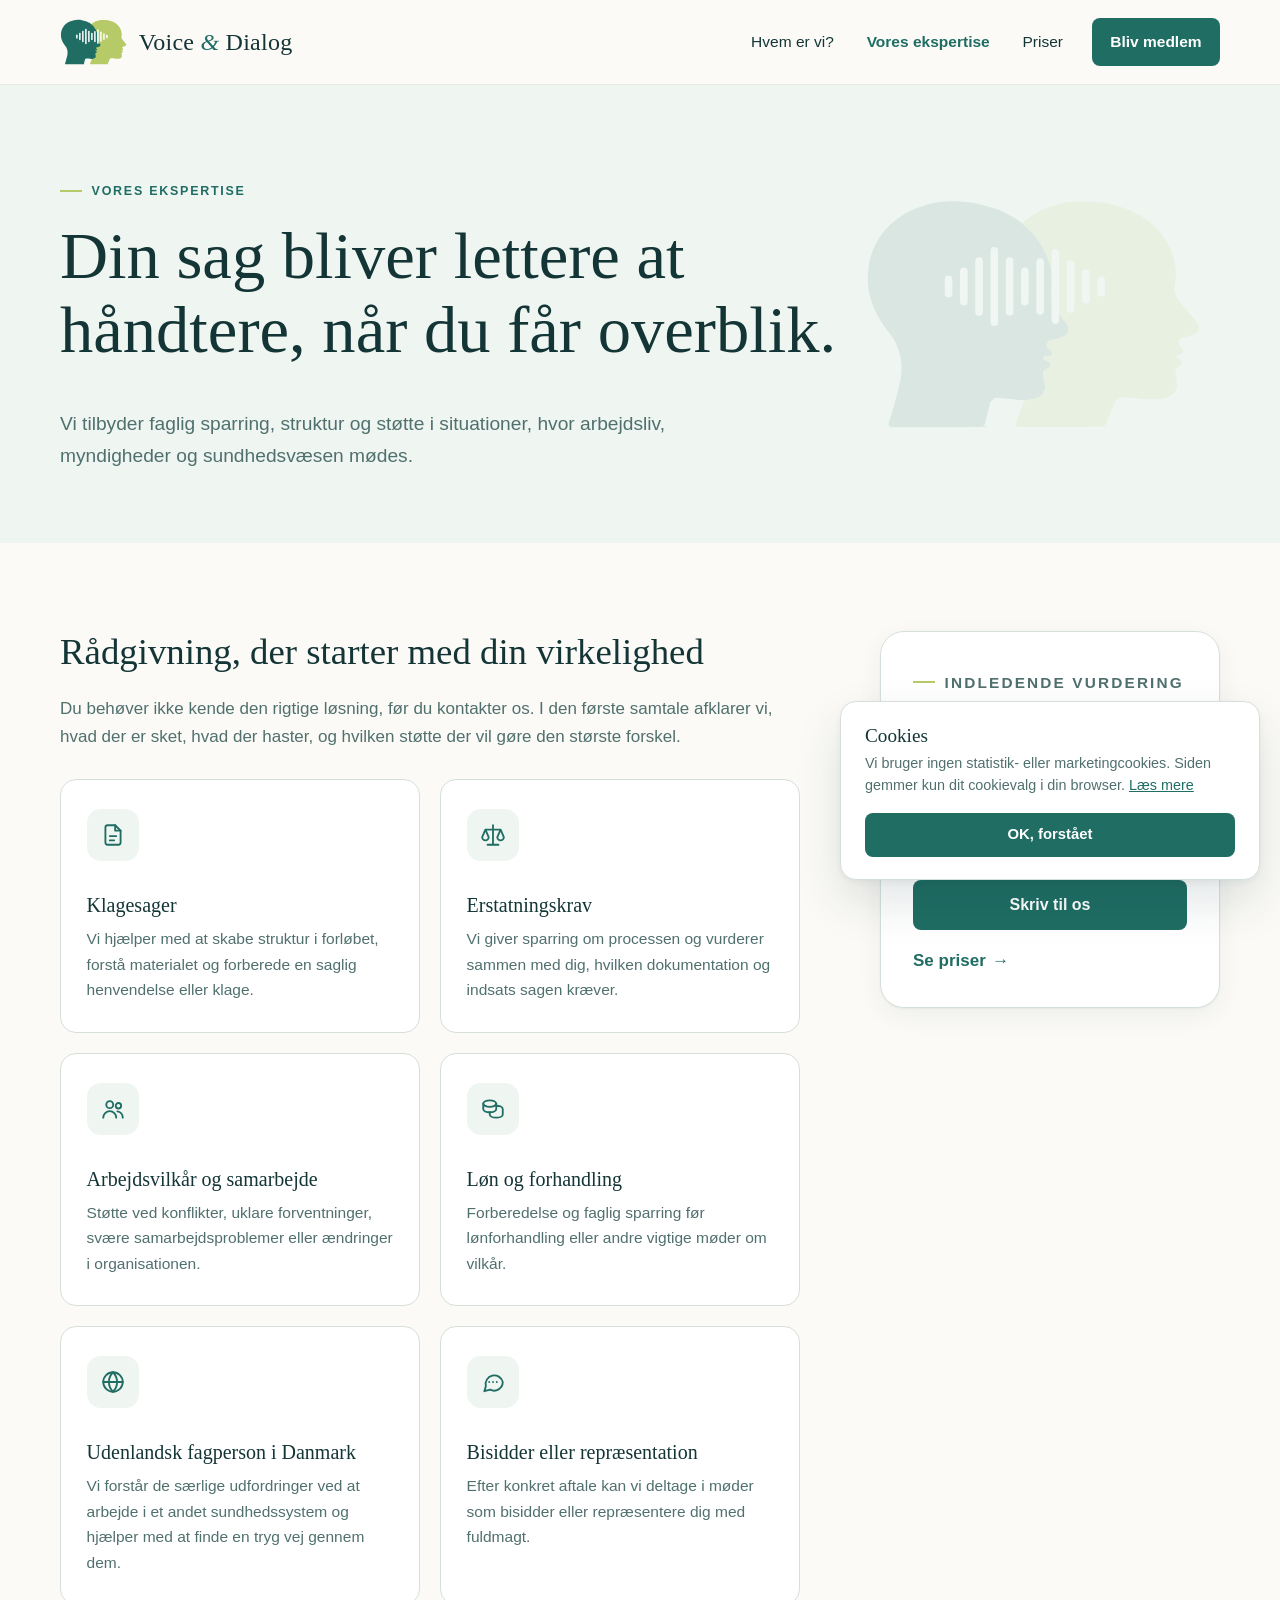
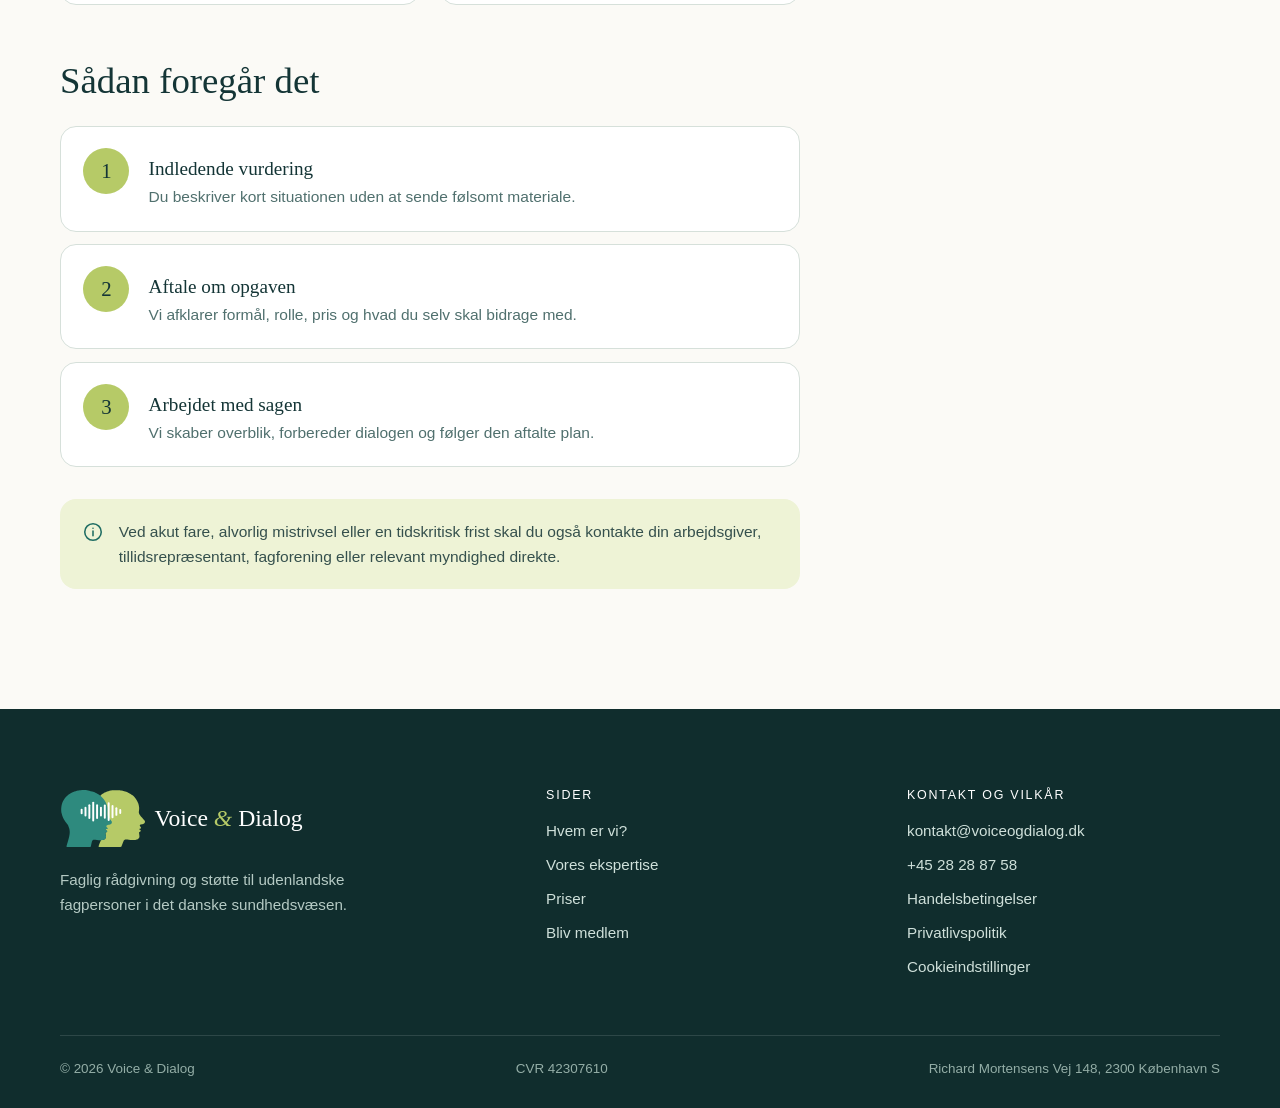
<file: hvad-kan-vi-goere.html>
<!doctype html>
<html lang="da">
  <head>
    <meta charset="UTF-8" />
    <meta name="viewport" content="width=device-width, initial-scale=1.0" />
    <title>Vores ekspertise | Voice &amp; Dialog</title>
    <meta name="description" content="Klagesager, erstatningskrav, arbejdsvilkår, løn og bisidder. Se hvordan Voice &amp; Dialog kan hjælpe dig." />
    <meta name="theme-color" content="#124b45" />
    <meta property="og:type" content="website" />
    <meta property="og:locale" content="da_DK" />
    <meta property="og:site_name" content="Voice &amp; Dialog" />
    <meta property="og:title" content="Vores ekspertise | Voice &amp; Dialog" />
    <meta property="og:description" content="Klagesager, erstatningskrav, arbejdsvilkår, løn og bisidder. Se hvordan Voice &amp; Dialog kan hjælpe dig." />
    <meta property="og:url" content="https://amaliegao.github.io/VoiceOgDialog/hvad-kan-vi-goere.html" />
    <meta property="og:image" content="https://amaliegao.github.io/VoiceOgDialog/assets/og-image.jpg" />
    <link rel="icon" href="assets/voice-dialog-mark.svg" type="image/svg+xml" />
    <link rel="apple-touch-icon" href="assets/apple-touch-icon.png" />
    <link rel="stylesheet" href="styles.css" />
  </head>
  <body>
    <a class="skip-link" href="#indhold">Spring til indhold</a>
    <header class="site-header">
      <div class="shell header-inner">
        <a class="brand" href="index.html" aria-label="Voice &amp; Dialog, forside">
          <img src="assets/voice-dialog-mark.svg" alt="" width="67" height="46" />
          <span class="brand-name">Voice <i>&amp;</i> Dialog</span>
        </a>
        <button class="menu-toggle" type="button" aria-label="Åbn menu" aria-expanded="false" aria-controls="site-nav"><span></span><span></span><span></span></button>
        <nav class="site-nav" id="site-nav" aria-label="Hovedmenu">
          <a href="hvem-er-vi.html">Hvem er vi?</a><a href="hvad-kan-vi-goere.html" aria-current="page">Vores ekspertise</a><a href="priser.html">Priser</a>
          <a class="nav-cta" href="bliv-medlem.html">Bliv medlem</a>
        </nav>
      </div>
    </header>

    <main id="indhold">
      <section class="page-hero">
        <div class="shell">
          <p class="eyebrow">Vores ekspertise</p>
          <h1>Din sag bliver lettere at håndtere, når du får overblik.</h1>
          <p class="lead">Vi tilbyder faglig sparring, struktur og støtte i situationer, hvor arbejdsliv, myndigheder og sundhedsvæsen mødes.</p>
        </div>
      </section>

      <section class="page-content">
        <div class="shell page-grid">
          <article class="prose">
            <h2>Rådgivning, der starter med din virkelighed</h2>
            <p>Du behøver ikke kende den rigtige løsning, før du kontakter os. I den første samtale afklarer vi, hvad der er sket, hvad der haster, og hvilken støtte der vil gøre den største forskel.</p>
            <div class="card-grid cols-2">
              <article class="card">
                <div class="icon"><svg viewBox="0 0 24 24" width="26" height="26" fill="none" stroke="currentColor" stroke-width="1.7" stroke-linecap="round" stroke-linejoin="round" aria-hidden="true"><path d="M14 3H7a2 2 0 0 0-2 2v14a2 2 0 0 0 2 2h10a2 2 0 0 0 2-2V8z"/><path d="M14 3v5h5M9 13h6M9 17h4"/></svg></div>
                <h3>Klagesager</h3>
                <p>Vi hjælper med at skabe struktur i forløbet, forstå materialet og forberede en saglig henvendelse eller klage.</p>
              </article>
              <article class="card">
                <div class="icon"><svg viewBox="0 0 24 24" width="26" height="26" fill="none" stroke="currentColor" stroke-width="1.7" stroke-linecap="round" stroke-linejoin="round" aria-hidden="true"><path d="M12 3v18M7 21h10M5 7h14M5 7l-3 7a3 3 0 0 0 6 0zM19 7l-3 7a3 3 0 0 0 6 0z"/></svg></div>
                <h3>Erstatningskrav</h3>
                <p>Vi giver sparring om processen og vurderer sammen med dig, hvilken dokumentation og indsats sagen kræver.</p>
              </article>
              <article class="card">
                <div class="icon"><svg viewBox="0 0 24 24" width="26" height="26" fill="none" stroke="currentColor" stroke-width="1.7" stroke-linecap="round" stroke-linejoin="round" aria-hidden="true"><circle cx="9" cy="8" r="3.2"/><path d="M3 20c0-3.3 2.7-6 6-6s6 2.7 6 6"/><circle cx="17" cy="9" r="2.5"/><path d="M16 14.2c2.8.4 5 2.7 5 5.8"/></svg></div>
                <h3>Arbejdsvilkår og samarbejde</h3>
                <p>Støtte ved konflikter, uklare forventninger, svære samarbejdsproblemer eller ændringer i organisationen.</p>
              </article>
              <article class="card">
                <div class="icon"><svg viewBox="0 0 24 24" width="26" height="26" fill="none" stroke="currentColor" stroke-width="1.7" stroke-linecap="round" stroke-linejoin="round" aria-hidden="true"><ellipse cx="9" cy="7" rx="6" ry="3"/><path d="M3 7v5c0 1.7 2.7 3 6 3s6-1.3 6-3V7"/><path d="M9 15v2c0 1.7 2.7 3 6 3s6-1.3 6-3v-5c0-1.7-2.7-3-6-3"/></svg></div>
                <h3>Løn og forhandling</h3>
                <p>Forberedelse og faglig sparring før lønforhandling eller andre vigtige møder om vilkår.</p>
              </article>
              <article class="card">
                <div class="icon"><svg viewBox="0 0 24 24" width="26" height="26" fill="none" stroke="currentColor" stroke-width="1.7" stroke-linecap="round" stroke-linejoin="round" aria-hidden="true"><circle cx="12" cy="12" r="9"/><path d="M3 12h18M12 3c2.5 2.6 3.8 5.6 3.8 9s-1.3 6.4-3.8 9c-2.5-2.6-3.8-5.6-3.8-9S9.5 5.6 12 3z"/></svg></div>
                <h3>Udenlandsk fagperson i Danmark</h3>
                <p>Vi forstår de særlige udfordringer ved at arbejde i et andet sundhedssystem og hjælper med at finde en tryg vej gennem dem.</p>
              </article>
              <article class="card">
                <div class="icon"><svg viewBox="0 0 24 24" width="26" height="26" fill="none" stroke="currentColor" stroke-width="1.7" stroke-linecap="round" stroke-linejoin="round" aria-hidden="true"><path d="M21 12a8 8 0 0 1-11.6 7.1L4 20.5l1.4-4.6A8 8 0 1 1 21 12z"/><path d="M8.5 12h.01M12 12h.01M15.5 12h.01"/></svg></div>
                <h3>Bisidder eller repræsentation</h3>
                <p>Efter konkret aftale kan vi deltage i møder som bisidder eller repræsentere dig med fuldmagt.</p>
              </article>
            </div>

            <h2>Sådan foregår det</h2>
            <ol class="steps light stacked">
              <li><h3>Indledende vurdering</h3><p>Du beskriver kort situationen uden at sende følsomt materiale.</p></li>
              <li><h3>Aftale om opgaven</h3><p>Vi afklarer formål, rolle, pris og hvad du selv skal bidrage med.</p></li>
              <li><h3>Arbejdet med sagen</h3><p>Vi skaber overblik, forbereder dialogen og følger den aftalte plan.</p></li>
            </ol>
            <p class="notice" style="margin-top:2rem"><svg viewBox="0 0 24 24" width="22" height="22" fill="none" stroke="currentColor" stroke-width="1.7" stroke-linecap="round" stroke-linejoin="round" aria-hidden="true"><circle cx="12" cy="12" r="9"/><path d="M12 11v5M12 8h.01"/></svg><span>Ved akut fare, alvorlig mistrivsel eller en tidskritisk frist skal du også kontakte din arbejdsgiver, tillidsrepræsentant, fagforening eller relevant myndighed direkte.</span></p>
          </article>
          <aside class="aside-card">
            <p class="eyebrow">Indledende vurdering</p>
            <h2>Hvad har du brug for?</h2>
            <p>Vi hjælper med at afklare, om rådgivning, bisidderfunktion eller mere omfattende sagsbehandling er det rigtige.</p>
            <a class="button button-primary" href="index.html#kontakt">Skriv til os</a>
            <a class="text-link" href="priser.html">Se priser</a>
          </aside>
        </div>
      </section>
    </main>

    <footer class="site-footer">
      <div class="shell footer-grid">
        <div>
          <img class="footer-logo" src="assets/voice-dialog-logo-light.svg" alt="Voice &amp; Dialog" width="260" height="59" />
          <p>Faglig rådgivning og støtte til udenlandske fagpersoner i det danske sundhedsvæsen.</p>
        </div>
        <div class="footer-col">
          <h2>Sider</h2>
          <ul>
            <li><a href="hvem-er-vi.html">Hvem er vi?</a></li>
            <li><a href="hvad-kan-vi-goere.html">Vores ekspertise</a></li>
            <li><a href="priser.html">Priser</a></li>
            <li><a href="bliv-medlem.html">Bliv medlem</a></li>
          </ul>
        </div>
        <div class="footer-col">
          <h2>Kontakt og vilkår</h2>
          <ul>
            <li data-field-wrap><a data-field="email" href="mailto:kontakt@voiceogdialog.dk">kontakt@voiceogdialog.dk</a></li>
            <li data-field-wrap><a data-field="phone" href="#"></a></li>
            <li><a href="betingelser.html">Handelsbetingelser</a></li>
            <li><a href="privatliv.html">Privatlivspolitik</a></li>
            <li><button type="button" class="cookie-settings">Cookieindstillinger</button></li>
          </ul>
        </div>
      </div>
      <div class="shell footer-bottom">
        <span>© <span data-year>2026</span> Voice &amp; Dialog</span>
        <span data-field="cvr">CVR 42307610</span>
        <span data-field="address"></span>
      </div>
    </footer>

    <script src="config.js"></script>
    <script src="app.js"></script>
  </body>
</html>
</file>
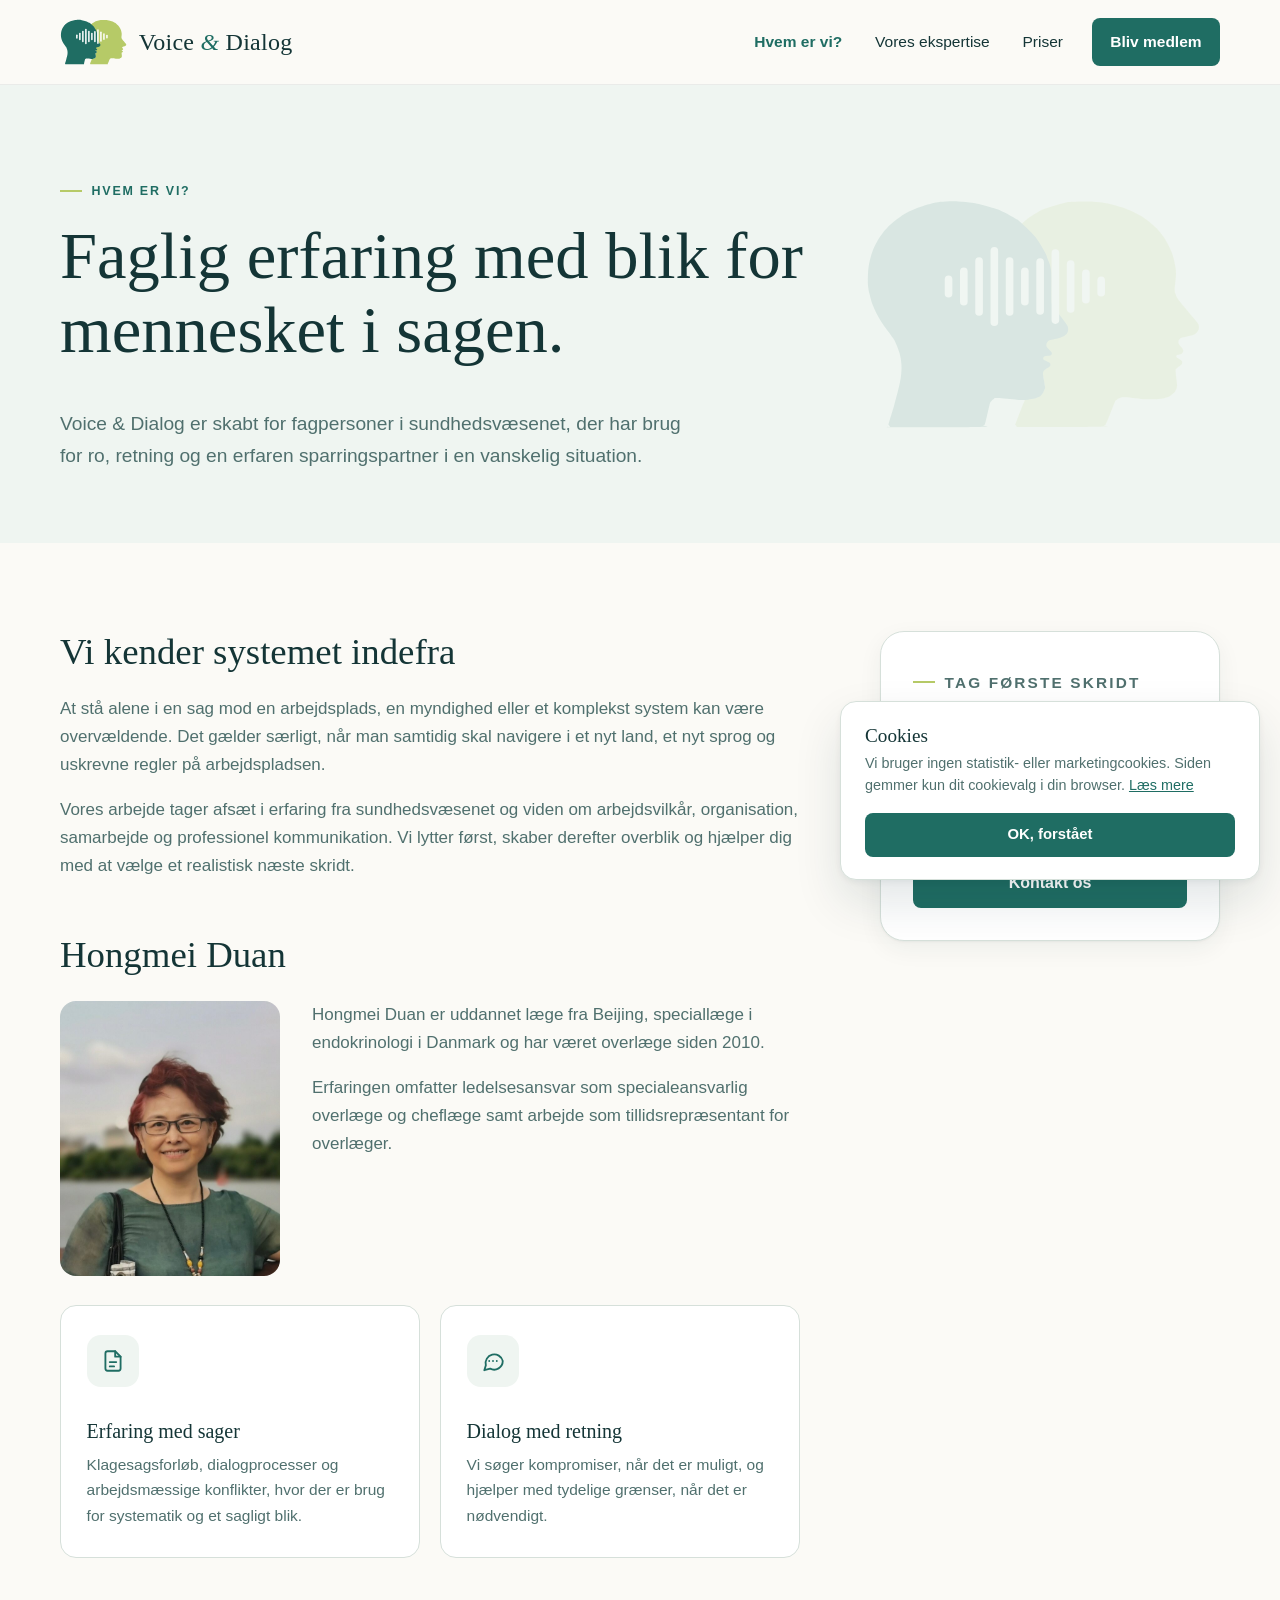
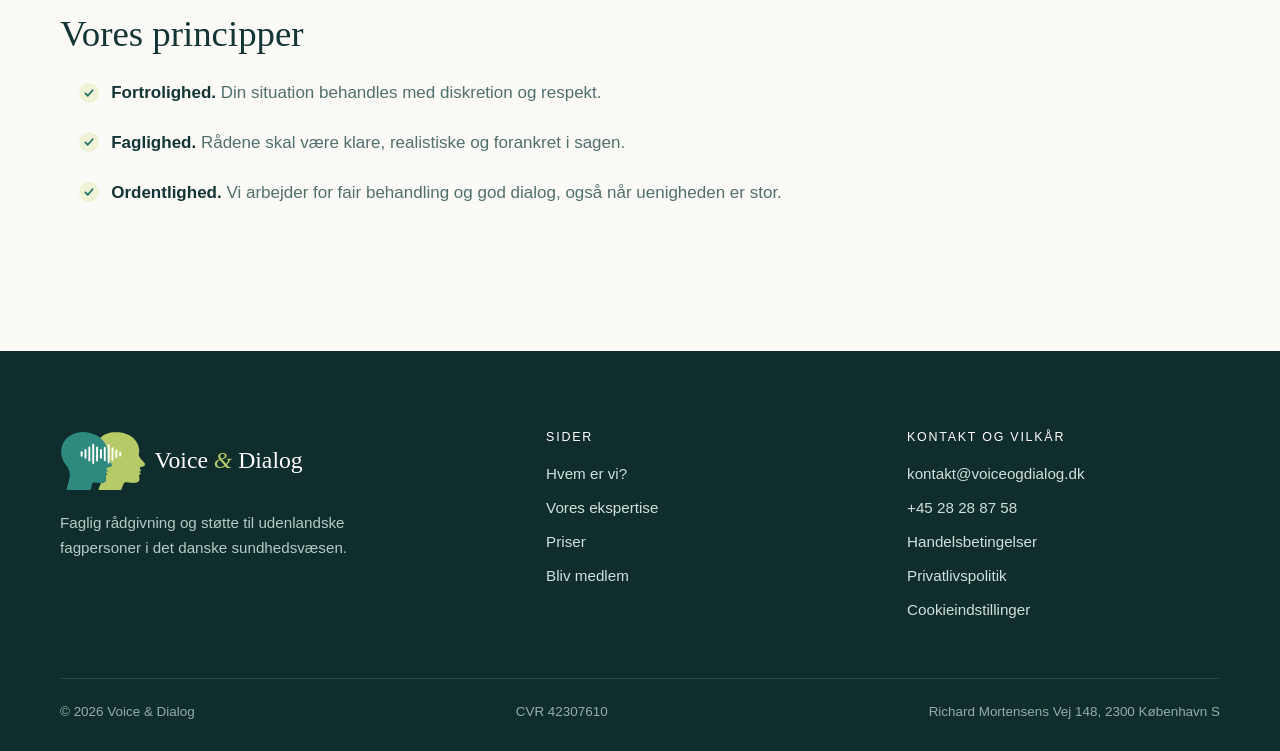
<file: hvem-er-vi.html>
<!doctype html>
<html lang="da">
  <head>
    <meta charset="UTF-8" />
    <meta name="viewport" content="width=device-width, initial-scale=1.0" />
    <title>Hvem er vi? | Voice &amp; Dialog</title>
    <meta name="description" content="Mød Hongmei Duan og Voice &amp; Dialog: faglig erfaring fra sundhedsvæsenet med blik for mennesket i sagen." />
    <meta name="theme-color" content="#124b45" />
    <meta property="og:type" content="website" />
    <meta property="og:locale" content="da_DK" />
    <meta property="og:site_name" content="Voice &amp; Dialog" />
    <meta property="og:title" content="Hvem er vi? | Voice &amp; Dialog" />
    <meta property="og:description" content="Mød Hongmei Duan og Voice &amp; Dialog: faglig erfaring fra sundhedsvæsenet med blik for mennesket i sagen." />
    <meta property="og:url" content="https://amaliegao.github.io/VoiceOgDialog/hvem-er-vi.html" />
    <meta property="og:image" content="https://amaliegao.github.io/VoiceOgDialog/assets/og-image.jpg" />
    <link rel="icon" href="assets/voice-dialog-mark.svg" type="image/svg+xml" />
    <link rel="apple-touch-icon" href="assets/apple-touch-icon.png" />
    <link rel="stylesheet" href="styles.css" />
  </head>
  <body>
    <a class="skip-link" href="#indhold">Spring til indhold</a>
    <header class="site-header">
      <div class="shell header-inner">
        <a class="brand" href="index.html" aria-label="Voice &amp; Dialog, forside">
          <img src="assets/voice-dialog-mark.svg" alt="" width="67" height="46" />
          <span class="brand-name">Voice <i>&amp;</i> Dialog</span>
        </a>
        <button class="menu-toggle" type="button" aria-label="Åbn menu" aria-expanded="false" aria-controls="site-nav"><span></span><span></span><span></span></button>
        <nav class="site-nav" id="site-nav" aria-label="Hovedmenu">
          <a href="hvem-er-vi.html" aria-current="page">Hvem er vi?</a><a href="hvad-kan-vi-goere.html">Vores ekspertise</a><a href="priser.html">Priser</a>
          <a class="nav-cta" href="bliv-medlem.html">Bliv medlem</a>
        </nav>
      </div>
    </header>

    <main id="indhold">
      <section class="page-hero">
        <div class="shell">
          <p class="eyebrow">Hvem er vi?</p>
          <h1>Faglig erfaring med blik for mennesket i sagen.</h1>
          <p class="lead">Voice &amp; Dialog er skabt for fagpersoner i sundhedsvæsenet, der har brug for ro, retning og en erfaren sparringspartner i en vanskelig situation.</p>
        </div>
      </section>

      <section class="page-content">
        <div class="shell page-grid">
          <article class="prose">
            <h2>Vi kender systemet indefra</h2>
            <p>At stå alene i en sag mod en arbejdsplads, en myndighed eller et komplekst system kan være overvældende. Det gælder særligt, når man samtidig skal navigere i et nyt land, et nyt sprog og uskrevne regler på arbejdspladsen.</p>
            <p>Vores arbejde tager afsæt i erfaring fra sundhedsvæsenet og viden om arbejdsvilkår, organisation, samarbejde og professionel kommunikation. Vi lytter først, skaber derefter overblik og hjælper dig med at vælge et realistisk næste skridt.</p>

            <h2>Hongmei Duan</h2>
            <div class="portrait-inline">
              <img src="assets/hongmei-duan.jpeg" alt="Portræt af Hongmei Duan" width="700" height="961" />
              <div>
                <p>Hongmei Duan er uddannet læge fra Beijing, speciallæge i endokrinologi i Danmark og har været overlæge siden 2010.</p>
                <p>Erfaringen omfatter ledelsesansvar som specialeansvarlig overlæge og cheflæge samt arbejde som tillidsrepræsentant for overlæger.</p>
              </div>
            </div>
            <div class="card-grid cols-2">
              <article class="card">
                <div class="icon"><svg viewBox="0 0 24 24" width="26" height="26" fill="none" stroke="currentColor" stroke-width="1.7" stroke-linecap="round" stroke-linejoin="round" aria-hidden="true"><path d="M14 3H7a2 2 0 0 0-2 2v14a2 2 0 0 0 2 2h10a2 2 0 0 0 2-2V8z"/><path d="M14 3v5h5M9 13h6M9 17h4"/></svg></div>
                <h3>Erfaring med sager</h3>
                <p>Klagesagsforløb, dialogprocesser og arbejdsmæssige konflikter, hvor der er brug for systematik og et sagligt blik.</p>
              </article>
              <article class="card">
                <div class="icon"><svg viewBox="0 0 24 24" width="26" height="26" fill="none" stroke="currentColor" stroke-width="1.7" stroke-linecap="round" stroke-linejoin="round" aria-hidden="true"><path d="M21 12a8 8 0 0 1-11.6 7.1L4 20.5l1.4-4.6A8 8 0 1 1 21 12z"/><path d="M8.5 12h.01M12 12h.01M15.5 12h.01"/></svg></div>
                <h3>Dialog med retning</h3>
                <p>Vi søger kompromiser, når det er muligt, og hjælper med tydelige grænser, når det er nødvendigt.</p>
              </article>
            </div>

            <h2>Vores principper</h2>
            <ul class="checklist">
              <li><strong>Fortrolighed.</strong> Din situation behandles med diskretion og respekt.</li>
              <li><strong>Faglighed.</strong> Rådene skal være klare, realistiske og forankret i sagen.</li>
              <li><strong>Ordentlighed.</strong> Vi arbejder for fair behandling og god dialog, også når uenigheden er stor.</li>
            </ul>
          </article>
          <aside class="aside-card">
            <p class="eyebrow">Tag første skridt</p>
            <h2>Er du i tvivl om dine muligheder?</h2>
            <p>Få en gratis indledende vurdering af, hvordan vi kan hjælpe.</p>
            <a class="button button-primary" href="index.html#kontakt">Kontakt os</a>
          </aside>
        </div>
      </section>
    </main>

    <footer class="site-footer">
      <div class="shell footer-grid">
        <div>
          <img class="footer-logo" src="assets/voice-dialog-logo-light.svg" alt="Voice &amp; Dialog" width="260" height="59" />
          <p>Faglig rådgivning og støtte til udenlandske fagpersoner i det danske sundhedsvæsen.</p>
        </div>
        <div class="footer-col">
          <h2>Sider</h2>
          <ul>
            <li><a href="hvem-er-vi.html">Hvem er vi?</a></li>
            <li><a href="hvad-kan-vi-goere.html">Vores ekspertise</a></li>
            <li><a href="priser.html">Priser</a></li>
            <li><a href="bliv-medlem.html">Bliv medlem</a></li>
          </ul>
        </div>
        <div class="footer-col">
          <h2>Kontakt og vilkår</h2>
          <ul>
            <li data-field-wrap><a data-field="email" href="mailto:kontakt@voiceogdialog.dk">kontakt@voiceogdialog.dk</a></li>
            <li data-field-wrap><a data-field="phone" href="#"></a></li>
            <li><a href="betingelser.html">Handelsbetingelser</a></li>
            <li><a href="privatliv.html">Privatlivspolitik</a></li>
            <li><button type="button" class="cookie-settings">Cookieindstillinger</button></li>
          </ul>
        </div>
      </div>
      <div class="shell footer-bottom">
        <span>© <span data-year>2026</span> Voice &amp; Dialog</span>
        <span data-field="cvr">CVR 42307610</span>
        <span data-field="address"></span>
      </div>
    </footer>

    <script src="config.js"></script>
    <script src="app.js"></script>
  </body>
</html>
</file>
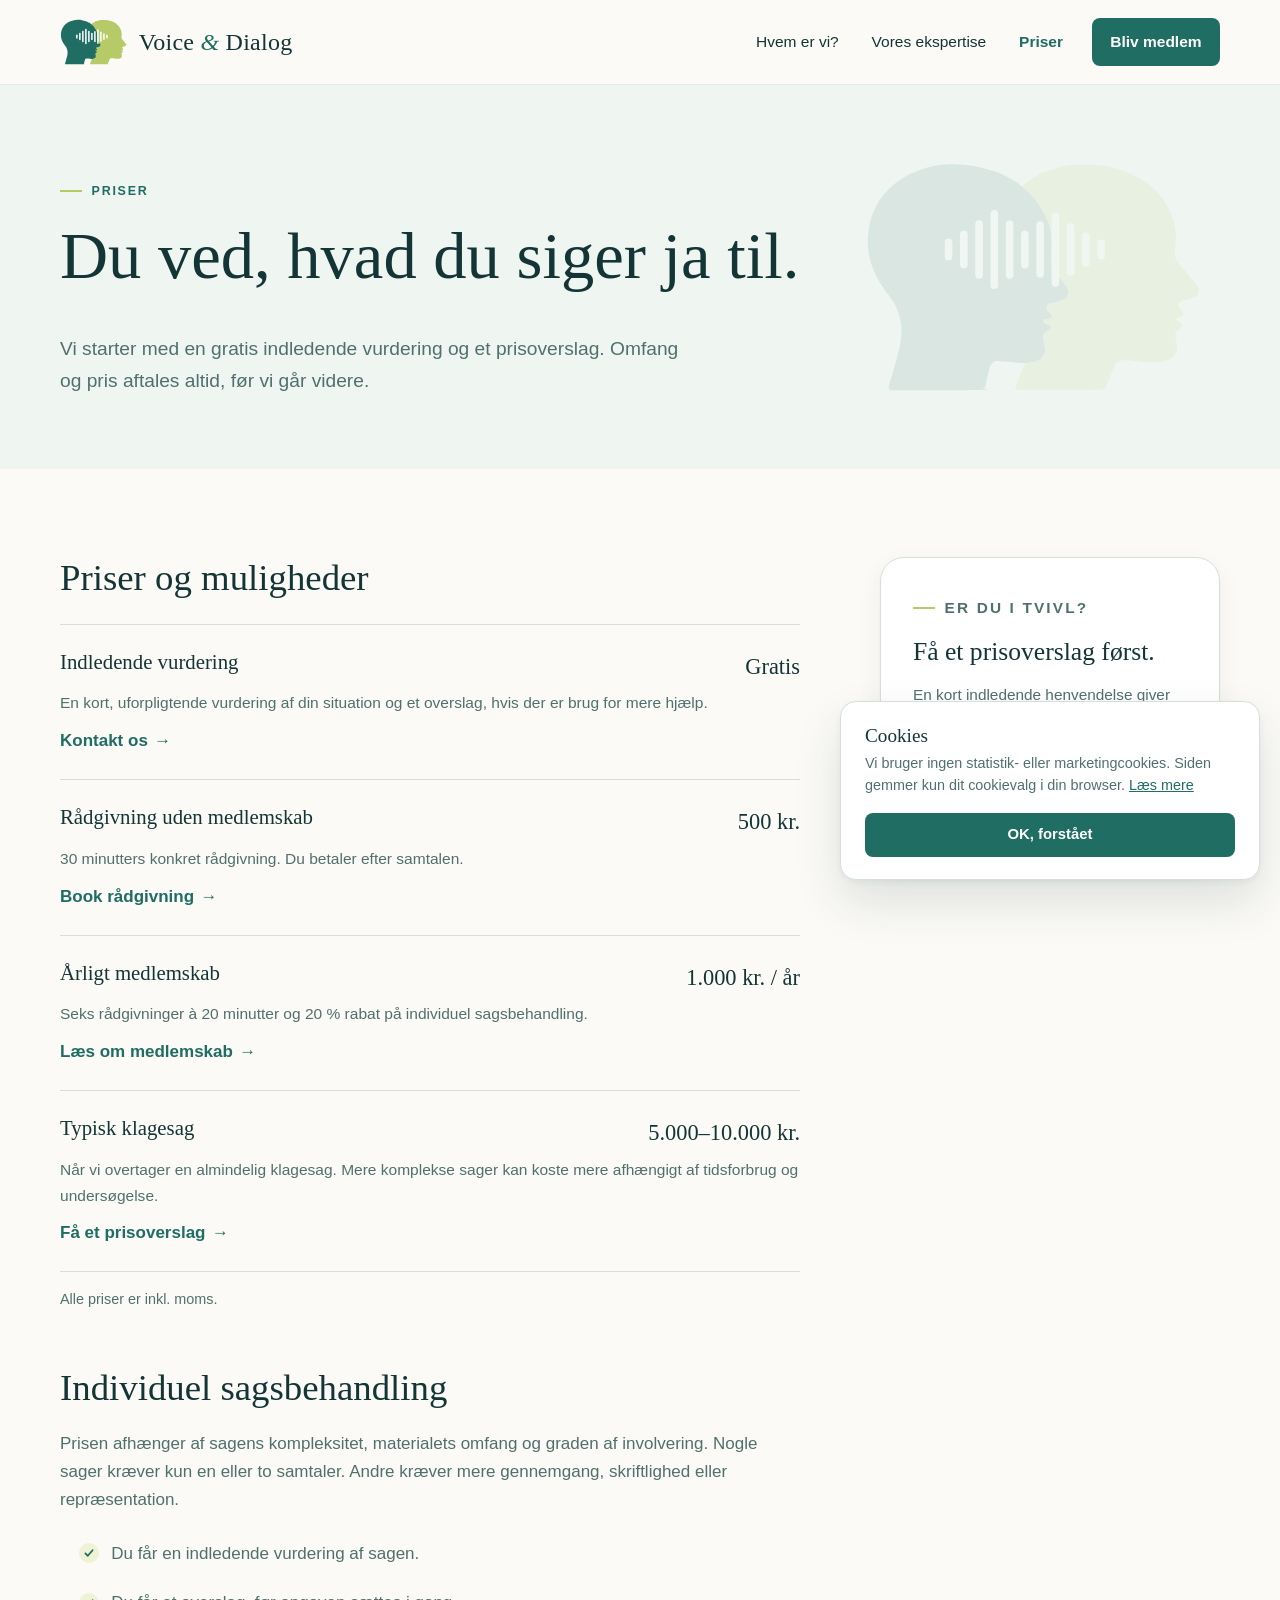
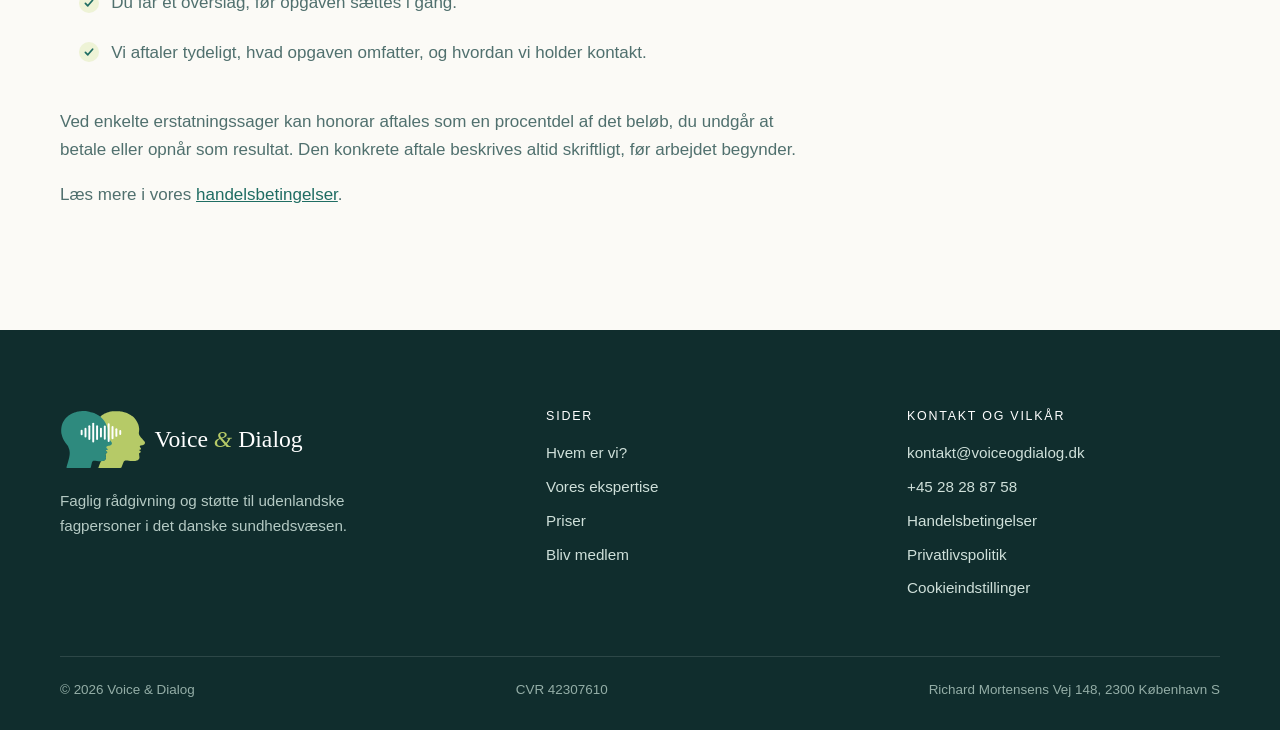
<file: priser.html>
<!doctype html>
<html lang="da">
  <head>
    <meta charset="UTF-8" />
    <meta name="viewport" content="width=device-width, initial-scale=1.0" />
    <title>Priser | Voice &amp; Dialog</title>
    <meta name="description" content="Priser for rådgivning, medlemskab og sagsbehandling hos Voice &amp; Dialog. Den indledende vurdering er gratis." />
    <meta name="theme-color" content="#124b45" />
    <meta property="og:type" content="website" />
    <meta property="og:locale" content="da_DK" />
    <meta property="og:site_name" content="Voice &amp; Dialog" />
    <meta property="og:title" content="Priser | Voice &amp; Dialog" />
    <meta property="og:description" content="Priser for rådgivning, medlemskab og sagsbehandling hos Voice &amp; Dialog. Den indledende vurdering er gratis." />
    <meta property="og:url" content="https://amaliegao.github.io/VoiceOgDialog/priser.html" />
    <meta property="og:image" content="https://amaliegao.github.io/VoiceOgDialog/assets/og-image.jpg" />
    <link rel="icon" href="assets/voice-dialog-mark.svg" type="image/svg+xml" />
    <link rel="apple-touch-icon" href="assets/apple-touch-icon.png" />
    <link rel="stylesheet" href="styles.css" />
  </head>
  <body>
    <a class="skip-link" href="#indhold">Spring til indhold</a>
    <header class="site-header">
      <div class="shell header-inner">
        <a class="brand" href="index.html" aria-label="Voice &amp; Dialog, forside">
          <img src="assets/voice-dialog-mark.svg" alt="" width="67" height="46" />
          <span class="brand-name">Voice <i>&amp;</i> Dialog</span>
        </a>
        <button class="menu-toggle" type="button" aria-label="Åbn menu" aria-expanded="false" aria-controls="site-nav"><span></span><span></span><span></span></button>
        <nav class="site-nav" id="site-nav" aria-label="Hovedmenu">
          <a href="hvem-er-vi.html">Hvem er vi?</a><a href="hvad-kan-vi-goere.html">Vores ekspertise</a><a href="priser.html" aria-current="page">Priser</a>
          <a class="nav-cta" href="bliv-medlem.html">Bliv medlem</a>
        </nav>
      </div>
    </header>

    <main id="indhold">
      <section class="page-hero">
        <div class="shell">
          <p class="eyebrow">Priser</p>
          <h1>Du ved, hvad du siger ja til.</h1>
          <p class="lead">Vi starter med en gratis indledende vurdering og et prisoverslag. Omfang og pris aftales altid, før vi går videre.</p>
        </div>
      </section>

      <section class="page-content">
        <div class="shell page-grid">
          <article class="prose">
            <h2>Priser og muligheder</h2>
            <div class="price-list">
              <div class="price-row">
                <h3>Indledende vurdering</h3><span class="amount">Gratis</span>
                <p>En kort, uforpligtende vurdering af din situation og et overslag, hvis der er brug for mere hjælp.</p>
                <a class="text-link" href="index.html#kontakt">Kontakt os</a>
              </div>
              <div class="price-row">
                <h3>Rådgivning uden medlemskab</h3><span class="amount">500 kr.</span>
                <p>30 minutters konkret rådgivning. Du betaler efter samtalen.</p>
                <a class="text-link" href="index.html#kontakt">Book rådgivning</a>
              </div>
              <div class="price-row">
                <h3>Årligt medlemskab</h3><span class="amount">1.000 kr. / år</span>
                <p>Seks rådgivninger à 20 minutter og 20 % rabat på individuel sagsbehandling.</p>
                <a class="text-link" href="bliv-medlem.html">Læs om medlemskab</a>
              </div>
              <div class="price-row">
                <h3>Typisk klagesag</h3><span class="amount">5.000–10.000 kr.</span>
                <p>Når vi overtager en almindelig klagesag. Mere komplekse sager kan koste mere afhængigt af tidsforbrug og undersøgelse.</p>
                <a class="text-link" href="index.html#kontakt">Få et prisoverslag</a>
              </div>
            </div>

            <p class="price-note">Alle priser er inkl. moms.</p>

            <h2>Individuel sagsbehandling</h2>
            <p>Prisen afhænger af sagens kompleksitet, materialets omfang og graden af involvering. Nogle sager kræver kun en eller to samtaler. Andre kræver mere gennemgang, skriftlighed eller repræsentation.</p>
            <ul class="checklist">
              <li>Du får en indledende vurdering af sagen.</li>
              <li>Du får et overslag, før opgaven sættes i gang.</li>
              <li>Vi aftaler tydeligt, hvad opgaven omfatter, og hvordan vi holder kontakt.</li>
            </ul>
            <p>Ved enkelte erstatningssager kan honorar aftales som en procentdel af det beløb, du undgår at betale eller opnår som resultat. Den konkrete aftale beskrives altid skriftligt, før arbejdet begynder.</p>
            <p>Læs mere i vores <a href="betingelser.html">handelsbetingelser</a>.</p>
          </article>
          <aside class="aside-card">
            <p class="eyebrow">Er du i tvivl?</p>
            <h2>Få et prisoverslag først.</h2>
            <p>En kort indledende henvendelse giver os mulighed for at vurdere omfang og næste skridt.</p>
            <a class="button button-primary" href="index.html#kontakt">Kontakt os</a>
          </aside>
        </div>
      </section>
    </main>

    <footer class="site-footer">
      <div class="shell footer-grid">
        <div>
          <img class="footer-logo" src="assets/voice-dialog-logo-light.svg" alt="Voice &amp; Dialog" width="260" height="59" />
          <p>Faglig rådgivning og støtte til udenlandske fagpersoner i det danske sundhedsvæsen.</p>
        </div>
        <div class="footer-col">
          <h2>Sider</h2>
          <ul>
            <li><a href="hvem-er-vi.html">Hvem er vi?</a></li>
            <li><a href="hvad-kan-vi-goere.html">Vores ekspertise</a></li>
            <li><a href="priser.html">Priser</a></li>
            <li><a href="bliv-medlem.html">Bliv medlem</a></li>
          </ul>
        </div>
        <div class="footer-col">
          <h2>Kontakt og vilkår</h2>
          <ul>
            <li data-field-wrap><a data-field="email" href="mailto:kontakt@voiceogdialog.dk">kontakt@voiceogdialog.dk</a></li>
            <li data-field-wrap><a data-field="phone" href="#"></a></li>
            <li><a href="betingelser.html">Handelsbetingelser</a></li>
            <li><a href="privatliv.html">Privatlivspolitik</a></li>
            <li><button type="button" class="cookie-settings">Cookieindstillinger</button></li>
          </ul>
        </div>
      </div>
      <div class="shell footer-bottom">
        <span>© <span data-year>2026</span> Voice &amp; Dialog</span>
        <span data-field="cvr">CVR 42307610</span>
        <span data-field="address"></span>
      </div>
    </footer>

    <script src="config.js"></script>
    <script src="app.js"></script>
  </body>
</html>
</file>
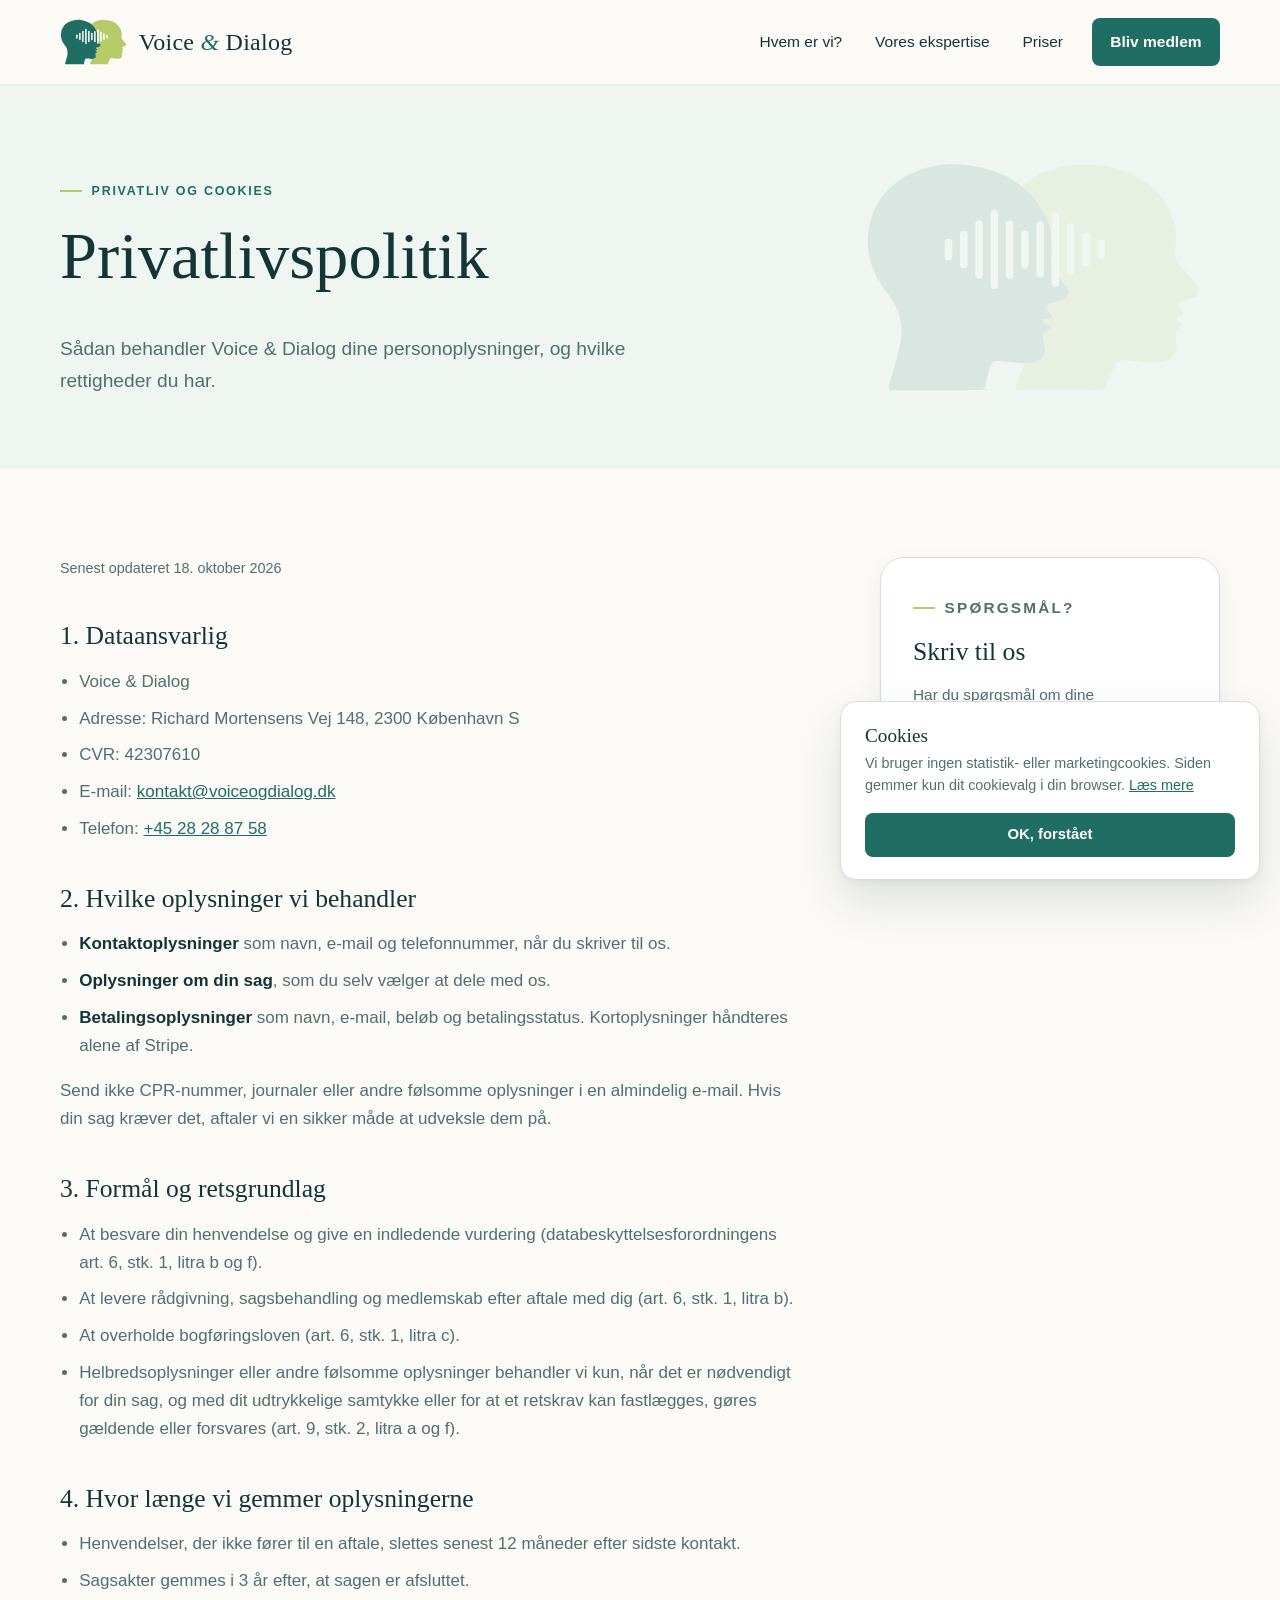
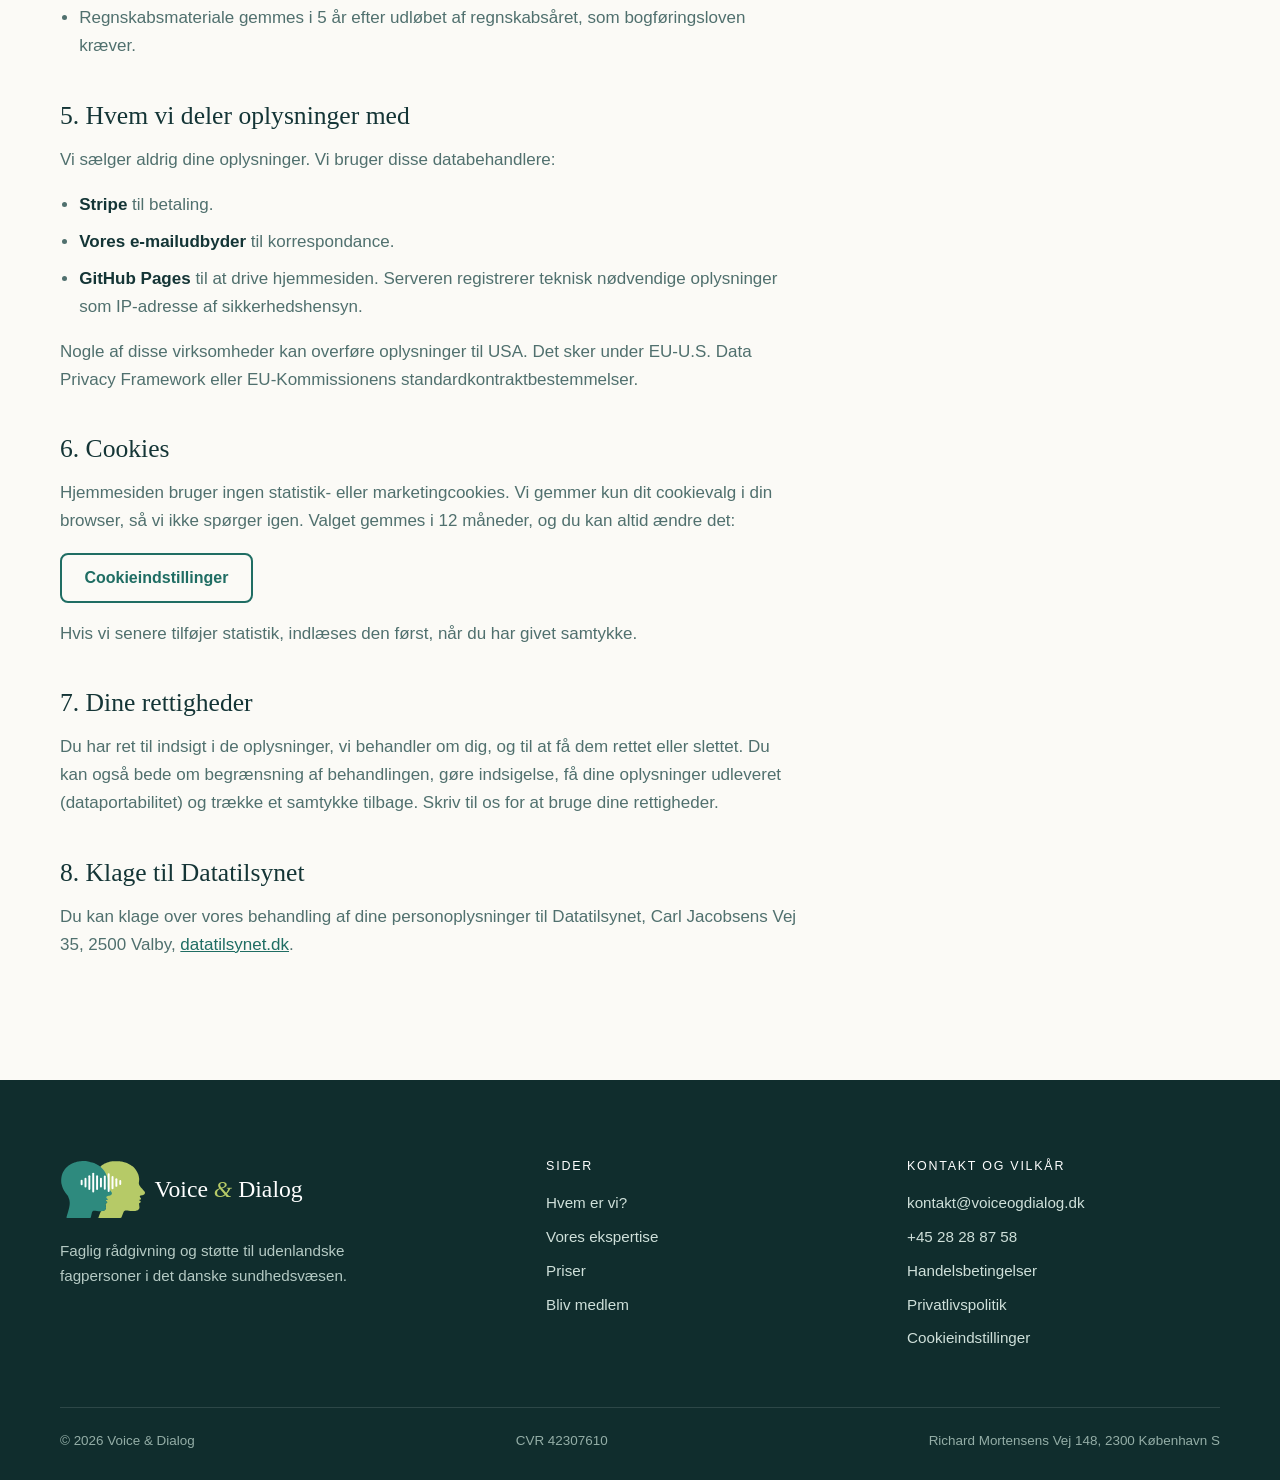
<file: privatliv.html>
<!doctype html>
<html lang="da">
  <head>
    <meta charset="UTF-8" />
    <meta name="viewport" content="width=device-width, initial-scale=1.0" />
    <title>Privatlivspolitik | Voice &amp; Dialog</title>
    <meta name="description" content="Privatlivspolitik og cookies for Voice &amp; Dialog." />
    <meta name="theme-color" content="#124b45" />
    <meta property="og:type" content="website" />
    <meta property="og:locale" content="da_DK" />
    <meta property="og:site_name" content="Voice &amp; Dialog" />
    <meta property="og:title" content="Privatlivspolitik | Voice &amp; Dialog" />
    <meta property="og:description" content="Privatlivspolitik og cookies for Voice &amp; Dialog." />
    <meta property="og:url" content="https://amaliegao.github.io/VoiceOgDialog/privatliv.html" />
    <meta property="og:image" content="https://amaliegao.github.io/VoiceOgDialog/assets/og-image.jpg" />
    <link rel="icon" href="assets/voice-dialog-mark.svg" type="image/svg+xml" />
    <link rel="apple-touch-icon" href="assets/apple-touch-icon.png" />
    <link rel="stylesheet" href="styles.css" />
  </head>
  <body>
    <a class="skip-link" href="#indhold">Spring til indhold</a>
    <header class="site-header">
      <div class="shell header-inner">
        <a class="brand" href="index.html" aria-label="Voice &amp; Dialog, forside">
          <img src="assets/voice-dialog-mark.svg" alt="" width="67" height="46" />
          <span class="brand-name">Voice <i>&amp;</i> Dialog</span>
        </a>
        <button class="menu-toggle" type="button" aria-label="Åbn menu" aria-expanded="false" aria-controls="site-nav"><span></span><span></span><span></span></button>
        <nav class="site-nav" id="site-nav" aria-label="Hovedmenu">
          <a href="hvem-er-vi.html">Hvem er vi?</a><a href="hvad-kan-vi-goere.html">Vores ekspertise</a><a href="priser.html">Priser</a>
          <a class="nav-cta" href="bliv-medlem.html">Bliv medlem</a>
        </nav>
      </div>
    </header>

    <main id="indhold">
      <section class="page-hero">
        <div class="shell">
          <p class="eyebrow">Privatliv og cookies</p>
          <h1>Privatlivspolitik</h1>
          <p class="lead">Sådan behandler Voice &amp; Dialog dine personoplysninger, og hvilke rettigheder du har.</p>
        </div>
      </section>

      <section class="page-content">
        <div class="shell page-grid">
          <article class="prose legal">
            <p class="updated">Senest opdateret 18. oktober 2026</p>
            <h2>1. Dataansvarlig</h2>
            <ul>
              <li>Voice &amp; Dialog</li>
              <li data-field-wrap>Adresse: <span data-field="address"></span></li>
              <li>CVR: 42307610</li>
              <li>E-mail: <a data-field="email" href="mailto:kontakt@voiceogdialog.dk">kontakt@voiceogdialog.dk</a></li>
              <li data-field-wrap>Telefon: <a data-field="phone" href="#"></a></li>
            </ul>

            <h2>2. Hvilke oplysninger vi behandler</h2>
            <ul>
              <li><strong>Kontaktoplysninger</strong> som navn, e-mail og telefonnummer, når du skriver til os.</li>
              <li><strong>Oplysninger om din sag</strong>, som du selv vælger at dele med os.</li>
              <li><strong>Betalingsoplysninger</strong> som navn, e-mail, beløb og betalingsstatus. Kortoplysninger håndteres alene af Stripe.</li>
            </ul>
            <p>Send ikke CPR-nummer, journaler eller andre følsomme oplysninger i en almindelig e-mail. Hvis din sag kræver det, aftaler vi en sikker måde at udveksle dem på.</p>

            <h2>3. Formål og retsgrundlag</h2>
            <ul>
              <li>At besvare din henvendelse og give en indledende vurdering (databeskyttelsesforordningens art. 6, stk. 1, litra b og f).</li>
              <li>At levere rådgivning, sagsbehandling og medlemskab efter aftale med dig (art. 6, stk. 1, litra b).</li>
              <li>At overholde bogføringsloven (art. 6, stk. 1, litra c).</li>
              <li>Helbredsoplysninger eller andre følsomme oplysninger behandler vi kun, når det er nødvendigt for din sag, og med dit udtrykkelige samtykke eller for at et retskrav kan fastlægges, gøres gældende eller forsvares (art. 9, stk. 2, litra a og f).</li>
            </ul>

            <h2>4. Hvor længe vi gemmer oplysningerne</h2>
            <ul>
              <li>Henvendelser, der ikke fører til en aftale, slettes senest 12 måneder efter sidste kontakt.</li>
              <li>Sagsakter gemmes i 3 år efter, at sagen er afsluttet.</li>
              <li>Regnskabsmateriale gemmes i 5 år efter udløbet af regnskabsåret, som bogføringsloven kræver.</li>
            </ul>

            <h2>5. Hvem vi deler oplysninger med</h2>
            <p>Vi sælger aldrig dine oplysninger. Vi bruger disse databehandlere:</p>
            <ul>
              <li><strong>Stripe</strong> til betaling.</li>
              <li><strong>Vores e-mailudbyder</strong> til korrespondance.</li>
              <li><strong>GitHub Pages</strong> til at drive hjemmesiden. Serveren registrerer teknisk nødvendige oplysninger som IP-adresse af sikkerhedshensyn.</li>
            </ul>
            <p>Nogle af disse virksomheder kan overføre oplysninger til USA. Det sker under EU-U.S. Data Privacy Framework eller EU-Kommissionens standardkontraktbestemmelser.</p>

            <h2 id="cookies">6. Cookies</h2>
            <p>Hjemmesiden bruger ingen statistik- eller marketingcookies. Vi gemmer kun dit cookievalg i din browser, så vi ikke spørger igen. Valget gemmes i 12 måneder, og du kan altid ændre det:</p>
            <p><button type="button" class="button button-outline cookie-settings">Cookieindstillinger</button></p>
            <p>Hvis vi senere tilføjer statistik, indlæses den først, når du har givet samtykke.</p>

            <h2>7. Dine rettigheder</h2>
            <p>Du har ret til indsigt i de oplysninger, vi behandler om dig, og til at få dem rettet eller slettet. Du kan også bede om begrænsning af behandlingen, gøre indsigelse, få dine oplysninger udleveret (dataportabilitet) og trække et samtykke tilbage. Skriv til os for at bruge dine rettigheder.</p>

            <h2>8. Klage til Datatilsynet</h2>
            <p>Du kan klage over vores behandling af dine personoplysninger til Datatilsynet, Carl Jacobsens Vej 35, 2500 Valby, <a href="https://www.datatilsynet.dk" rel="noopener">datatilsynet.dk</a>.</p>
          </article>
          <aside class="aside-card">
            <p class="eyebrow">Spørgsmål?</p>
            <h2>Skriv til os</h2>
            <p>Har du spørgsmål om dine personoplysninger, så kontakt os.</p>
            <a class="button button-primary" href="index.html#kontakt">Kontakt os</a>
          </aside>
        </div>
      </section>
    </main>

    <footer class="site-footer">
      <div class="shell footer-grid">
        <div>
          <img class="footer-logo" src="assets/voice-dialog-logo-light.svg" alt="Voice &amp; Dialog" width="260" height="59" />
          <p>Faglig rådgivning og støtte til udenlandske fagpersoner i det danske sundhedsvæsen.</p>
        </div>
        <div class="footer-col">
          <h2>Sider</h2>
          <ul>
            <li><a href="hvem-er-vi.html">Hvem er vi?</a></li>
            <li><a href="hvad-kan-vi-goere.html">Vores ekspertise</a></li>
            <li><a href="priser.html">Priser</a></li>
            <li><a href="bliv-medlem.html">Bliv medlem</a></li>
          </ul>
        </div>
        <div class="footer-col">
          <h2>Kontakt og vilkår</h2>
          <ul>
            <li data-field-wrap><a data-field="email" href="mailto:kontakt@voiceogdialog.dk">kontakt@voiceogdialog.dk</a></li>
            <li data-field-wrap><a data-field="phone" href="#"></a></li>
            <li><a href="betingelser.html">Handelsbetingelser</a></li>
            <li><a href="privatliv.html">Privatlivspolitik</a></li>
            <li><button type="button" class="cookie-settings">Cookieindstillinger</button></li>
          </ul>
        </div>
      </div>
      <div class="shell footer-bottom">
        <span>© <span data-year>2026</span> Voice &amp; Dialog</span>
        <span data-field="cvr">CVR 42307610</span>
        <span data-field="address"></span>
      </div>
    </footer>

    <script src="config.js"></script>
    <script src="app.js"></script>
  </body>
</html>
</file>
<file: styles.css>
/* Voice & Dialog. Farver, typografi og layout følger DESIGNMANUAL.md. */

:root {
  --forest: #1f6d63;
  --forest-deep: #124b45;
  --ink: #143536;
  --ink-muted: #50706e;
  --lime: #b6ca67;
  --lime-soft: #eef3d6;
  --mist: #eff5f1;
  --warm: #fbfaf6;
  --line: #d6e0da;
  --footer: #102d2d;
  --white: #fff;

  --serif: Georgia, 'Times New Roman', serif;
  --sans: Arial, Helvetica, sans-serif;

  --radius-sm: 8px;
  --radius: 16px;
  --radius-lg: 24px;
  --shadow-soft: 0 1px 2px rgba(20, 53, 54, .05), 0 8px 24px rgba(20, 53, 54, .06);
  --shadow: 0 2px 6px rgba(20, 53, 54, .06), 0 22px 48px rgba(20, 53, 54, .12);

  --section: 104px;
}

/* Grundlag */
*, *::before, *::after { box-sizing: border-box; }
html { scroll-behavior: smooth; scroll-padding-top: 96px; -webkit-text-size-adjust: 100%; }
body { margin: 0; background: var(--warm); color: var(--ink); font-family: var(--sans); font-size: 17px; line-height: 1.65; }
img { max-width: 100%; height: auto; display: block; }
a { color: var(--forest); }
button { font: inherit; }
h1, h2, h3 { font-family: var(--serif); font-weight: 400; line-height: 1.12; letter-spacing: 0; margin: 0 0 .6em; color: var(--ink); }
h1 { font-size: clamp(2.5rem, 5.2vw, 4.25rem); }
h2 { font-size: clamp(2rem, 3.6vw, 2.9rem); }
h3 { font-size: 1.35rem; line-height: 1.25; }
p { margin: 0 0 1em; }
strong { font-weight: 700; }
:focus-visible { outline: 3px solid var(--lime); outline-offset: 3px; border-radius: 4px; }
.shell { width: min(1160px, calc(100% - 48px)); margin-inline: auto; }
.skip-link { position: absolute; left: -999px; top: 1rem; z-index: 50; background: var(--white); padding: .75rem 1rem; border-radius: var(--radius-sm); }
.skip-link:focus { left: 1rem; }
.muted { color: var(--ink-muted); }
.lead { font-size: 1.2rem; color: var(--ink-muted); max-width: 640px; }
.eyebrow { display: inline-flex; align-items: center; gap: .6rem; color: var(--forest); font-size: .78rem; font-weight: 700; letter-spacing: .14em; text-transform: uppercase; margin-bottom: 1.1rem; }
.eyebrow::before { content: ""; width: 22px; height: 2px; background: var(--lime); }
.eyebrow.light { color: #dbe8b0; }

/* Knapper */
.button { display: inline-flex; align-items: center; justify-content: center; gap: .5rem; min-height: 50px; padding: .8rem 1.4rem; border: 2px solid transparent; border-radius: var(--radius-sm); font-weight: 700; font-size: 1rem; line-height: 1.2; text-decoration: none; cursor: pointer; transition: background-color .18s ease, color .18s ease, border-color .18s ease, transform .18s ease; }
.button:hover { transform: translateY(-1px); }
.button-primary { background: var(--forest); color: var(--white); }
.button-primary:hover { background: var(--forest-deep); }
.button-accent { background: var(--lime); color: var(--ink); }
.button-accent:hover { background: #c7d97f; }
.button-outline { background: transparent; border-color: var(--forest); color: var(--forest); }
.button-outline:hover { background: var(--forest); color: var(--white); }
.button-ghost-light { background: transparent; border-color: rgba(255, 255, 255, .55); color: var(--white); }
.button-ghost-light:hover { background: var(--white); color: var(--forest-deep); }
.button-block { width: 100%; }
.text-link { display: inline-flex; align-items: center; gap: .4rem; color: var(--forest); font-weight: 700; text-decoration: none; }
.text-link::after { content: "→"; transition: transform .18s ease; }
.text-link:hover::after { transform: translateX(3px); }

/* Header */
.site-header { position: sticky; top: 0; z-index: 30; background: rgba(251, 250, 246, .94); backdrop-filter: blur(10px); border-bottom: 1px solid rgba(20, 53, 54, .07); }
.header-inner { min-height: 84px; display: flex; align-items: center; justify-content: space-between; gap: 2rem; }
.brand { display: inline-flex; align-items: center; gap: .75rem; color: var(--ink); text-decoration: none; }
.brand img { width: auto; height: 46px; }
.brand-name { display: block; font-family: var(--serif); font-size: 1.5rem; line-height: 1; letter-spacing: .01em; white-space: nowrap; }
.brand-name i { color: var(--forest); }
.site-nav { display: flex; align-items: center; gap: .35rem; }
.site-nav a { color: var(--ink); text-decoration: none; font-size: .97rem; padding: .55rem .85rem; border-radius: var(--radius-sm); }
.site-nav a:hover { background: var(--mist); }
.site-nav a[aria-current="page"] { color: var(--forest); font-weight: 700; }
.site-nav .nav-cta { margin-left: .6rem; background: var(--forest); color: var(--white); font-weight: 700; padding: .7rem 1.15rem; }
.site-nav .nav-cta:hover, .site-nav .nav-cta[aria-current="page"] { background: var(--forest-deep); color: var(--white); }
.menu-toggle { display: none; width: 46px; height: 46px; border: 1px solid var(--line); border-radius: var(--radius-sm); background: var(--white); cursor: pointer; padding: 0; }
.menu-toggle span { display: block; width: 20px; height: 2px; margin: 4px auto; background: var(--ink); transition: transform .2s ease, opacity .2s ease; }
.menu-toggle[aria-expanded="true"] span:nth-child(1) { transform: translateY(6px) rotate(45deg); }
.menu-toggle[aria-expanded="true"] span:nth-child(2) { opacity: 0; }
.menu-toggle[aria-expanded="true"] span:nth-child(3) { transform: translateY(-6px) rotate(-45deg); }

/* Sektioner */
.section { padding-block: var(--section); }
.section-mist { background: var(--mist); }
.section-white { background: var(--white); }
.section-dark { background: var(--forest-deep); color: #e3eeea; }
.section-dark h2, .section-dark h3 { color: var(--white); }
.section-head { display: grid; grid-template-columns: 1fr minmax(0, 420px); gap: 3rem; align-items: end; margin-bottom: 3rem; }
.section-head h2 { margin: 0; }
.section-head p { margin: 0; color: var(--ink-muted); }
.section-head.center { display: block; text-align: center; max-width: 720px; margin-inline: auto; }
.section-head.center p { margin-top: 1rem; }

/* Forside: hero */
.hero { position: relative; overflow: hidden; padding: 72px 0 96px; }
.hero::before { content: ""; position: absolute; right: -180px; top: -200px; width: 640px; height: 640px; border-radius: 50%; background: radial-gradient(circle, rgba(182, 202, 103, .28), rgba(182, 202, 103, 0) 70%); pointer-events: none; }
.hero-grid { position: relative; display: grid; grid-template-columns: 1.05fr .95fr; gap: 4.5rem; align-items: center; }
.hero h1 { margin-bottom: 1.4rem; }
.hero h1 em { font-style: italic; color: var(--forest); }
.hero .lead { margin-bottom: 2.2rem; }
.hero-actions { display: flex; flex-wrap: wrap; align-items: center; gap: 1rem 1.6rem; }
.hero-note { margin: 1.6rem 0 0; display: flex; align-items: center; gap: .55rem; color: var(--ink-muted); font-size: .92rem; }
.hero-note svg { flex: none; color: var(--forest); }
.hero-media { position: relative; isolation: isolate; }
.hero-media img { width: 100%; aspect-ratio: 6 / 5; object-fit: cover; object-position: 62% 80%; border-radius: 160px 160px var(--radius-lg) var(--radius-lg); box-shadow: var(--shadow); }
.hero-media::before { content: ""; position: absolute; inset: 28px -22px -22px 28px; border: 2px solid var(--lime); border-radius: 160px 160px var(--radius-lg) var(--radius-lg); z-index: -1; }

/* Fakta-bånd */
.facts { background: var(--forest-deep); color: var(--white); }
.facts-grid { display: grid; grid-template-columns: repeat(4, 1fr); }
.fact { padding: 2rem 1.6rem; border-left: 1px solid rgba(255, 255, 255, .14); }
.fact:first-child { border-left: 0; padding-left: 0; }
.fact strong { display: block; font-family: var(--serif); font-weight: 400; font-size: 1.5rem; color: var(--lime); line-height: 1.2; margin-bottom: .3rem; }
.fact span { color: #cfe0da; font-size: .93rem; line-height: 1.45; display: block; }

/* Kort */
.card-grid { display: grid; gap: 1.25rem; }
.card-grid.cols-2 { grid-template-columns: repeat(2, 1fr); }
.card-grid.cols-3 { grid-template-columns: repeat(3, 1fr); }
.card-grid.cols-4 { grid-template-columns: repeat(4, 1fr); }
.card { background: var(--white); border: 1px solid var(--line); border-radius: var(--radius); padding: 1.8rem 1.6rem; transition: box-shadow .2s ease, transform .2s ease, border-color .2s ease; }
.section-white .card { background: var(--warm); }
.card h3 { margin: 0 0 .5rem; }
.card p { color: var(--ink-muted); margin: 0; font-size: .97rem; }
a.card { display: block; color: inherit; text-decoration: none; }
a.card:hover { border-color: var(--forest); box-shadow: var(--shadow-soft); transform: translateY(-2px); }
.card .text-link { margin-top: 1.1rem; }
.icon { width: 52px; height: 52px; display: grid; place-items: center; border-radius: 14px; background: var(--mist); color: var(--forest); margin-bottom: 1.3rem; }
.section-white .card .icon { background: var(--white); }
.icon svg { width: 26px; height: 26px; }

/* Om Hongmei */
.person { display: grid; grid-template-columns: .75fr 1.25fr; gap: 5rem; align-items: center; }
.person-photo { position: relative; isolation: isolate; }
.person-photo img { width: 100%; max-height: 560px; aspect-ratio: 4 / 5; object-fit: cover; object-position: center 25%; border-radius: var(--radius-lg); }
.person-intro { font-family: var(--serif); font-size: 1.35rem; line-height: 1.4; color: var(--ink) !important; }
.person-intro strong { font-weight: 400; color: var(--forest); }
.price-note { margin-top: 1rem; font-size: .9rem; }
.person-copy > p { color: var(--ink-muted); }
.checklist { list-style: none; padding: 0; margin: 1.6rem 0 2rem; display: grid; gap: .8rem; }
.checklist li { position: relative; padding-left: 2rem; }
.checklist li::before { content: ""; position: absolute; left: 0; top: .2em; width: 1.25rem; height: 1.25rem; border-radius: 50%; background: var(--lime-soft) url("data:image/svg+xml,%3Csvg xmlns='http://www.w3.org/2000/svg' viewBox='0 0 20 20'%3E%3Cpath d='M5.5 10.5l3 3 6-7' fill='none' stroke='%231f6d63' stroke-width='2.2' stroke-linecap='round' stroke-linejoin='round'/%3E%3C/svg%3E") center / 80% no-repeat; }
.section-dark .checklist li::before { background-color: rgba(182, 202, 103, .2); }

/* Proces */
.steps { list-style: none; padding: 0; margin: 0; display: grid; grid-template-columns: repeat(3, 1fr); gap: 1.25rem; counter-reset: step; }
.steps li { position: relative; padding: 2rem 1.6rem 1.8rem; background: rgba(255, 255, 255, .06); border: 1px solid rgba(255, 255, 255, .14); border-radius: var(--radius); counter-increment: step; }
.steps li::before { content: counter(step); display: grid; place-items: center; width: 46px; height: 46px; margin-bottom: 1.3rem; border-radius: 50%; background: var(--lime); color: var(--ink); font-family: var(--serif); font-size: 1.3rem; }
.steps h3 { margin-bottom: .4rem; }
.steps p { margin: 0; color: #cfe0da; font-size: .97rem; }
.steps.light li { background: var(--white); border-color: var(--line); }
.steps.light p { color: var(--ink-muted); }
.prose .steps { padding: 0; margin: 1.6rem 0 0; }
.steps.stacked { grid-template-columns: 1fr; gap: .8rem; }
.steps.stacked li { display: grid; grid-template-columns: 46px 1fr; column-gap: 1.2rem; padding: 1.3rem 1.4rem; margin: 0; }
.steps.stacked li::before { grid-row: span 2; margin: 0; }
.steps.stacked h3 { margin: .55rem 0 .2rem; font-size: 1.2rem; }

/* Priser */
.price-cards { display: grid; grid-template-columns: repeat(3, 1fr); gap: 1.25rem; align-items: stretch; }
.price-card { position: relative; display: flex; flex-direction: column; background: var(--white); border: 1px solid var(--line); border-radius: var(--radius-lg); padding: 2rem 1.8rem; }
.price-card h3 { margin-bottom: .35rem; }
.price-card > p { color: var(--ink-muted); font-size: .97rem; }
.price-card .price { margin: .4rem 0 1.2rem; font-family: var(--serif); font-size: 2.3rem; line-height: 1.1; color: var(--ink); }
.price-card .price small { font-family: var(--sans); font-size: .95rem; color: var(--ink-muted); }
.price-card .checklist { margin: 0 0 1.8rem; font-size: .95rem; }
.price-card .button, .price-card .text-link { margin-top: auto; }
.price-card.featured { background: var(--forest-deep); border-color: var(--forest-deep); color: #e3eeea; box-shadow: var(--shadow); }
.price-card.featured h3, .price-card.featured .price { color: var(--white); }
.price-card.featured > p, .price-card.featured .price small { color: #cfe0da; }
.price-card.featured .checklist li::before { background-color: rgba(182, 202, 103, .25); background-image: url("data:image/svg+xml,%3Csvg xmlns='http://www.w3.org/2000/svg' viewBox='0 0 20 20'%3E%3Cpath d='M5.5 10.5l3 3 6-7' fill='none' stroke='%23b6ca67' stroke-width='2.2' stroke-linecap='round' stroke-linejoin='round'/%3E%3C/svg%3E"); }
.tag { position: absolute; top: -13px; left: 1.8rem; padding: .3rem .75rem; border-radius: 99px; background: var(--lime); color: var(--ink); font-size: .75rem; font-weight: 700; letter-spacing: .06em; text-transform: uppercase; }

/* Kontakt-bånd */
.cta-band { position: relative; overflow: hidden; background: var(--forest); color: var(--white); border-radius: var(--radius-lg); padding: 4rem; display: grid; grid-template-columns: 1.3fr .7fr; gap: 3rem; align-items: center; }
.cta-band::after { content: ""; position: absolute; right: -120px; bottom: -160px; width: 420px; height: 420px; border-radius: 50%; background: rgba(182, 202, 103, .16); pointer-events: none; }
.cta-band h2 { color: var(--white); }
.cta-band p { color: #d8e7e1; margin: 0; }
.cta-actions { position: relative; z-index: 1; display: grid; gap: .9rem; }
.contact-lines { margin: .4rem 0 0; display: grid; gap: .35rem; font-size: .95rem; }
.contact-lines a { color: var(--white); }
.privacy-hint { display: flex; gap: .55rem; margin-top: 1.4rem !important; font-size: .9rem; color: #c4d8d1 !important; }
.privacy-hint svg { flex: none; margin-top: .15rem; }

/* Undersider */
.page-hero { position: relative; overflow: hidden; background: var(--mist); padding: 88px 0 72px; }
.page-hero::after { content: ""; position: absolute; right: 6%; top: 50%; width: 340px; height: 240px; transform: translateY(-50%); background: url('assets/voice-dialog-mark.svg') center / contain no-repeat; opacity: .1; pointer-events: none; }
.page-hero h1 { max-width: 820px; }
.page-hero .lead { margin: 0; }
.breadcrumb { font-size: .88rem; color: var(--ink-muted); margin-bottom: 1.4rem; }
.breadcrumb a { color: var(--ink-muted); }
.page-content { padding: 88px 0 var(--section); }
.page-grid { display: grid; grid-template-columns: minmax(0, 1fr) 340px; gap: 5rem; align-items: start; }
.prose > h2 { font-size: clamp(1.75rem, 3vw, 2.3rem); margin-top: 3.4rem; }
.prose > h2:first-child { margin-top: 0; }
.prose > p, .prose li { color: var(--ink-muted); }
.prose ul, .prose ol { padding-left: 1.2rem; }
.prose li { margin-bottom: .55rem; }
.prose li strong { color: var(--ink); }
.prose .card-grid { margin: 1.8rem 0 .5rem; }
.prose h3 { font-size: 1.25rem; margin: 2rem 0 .5rem; }
.legal > h2 { font-size: 1.6rem; margin-top: 2.6rem; }
.updated { font-size: .9rem; color: var(--ink-muted); }
.aside-card { position: sticky; top: 112px; background: var(--white); border: 1px solid var(--line); border-radius: var(--radius-lg); padding: 2rem; box-shadow: var(--shadow-soft); }
.aside-card h2 { font-size: 1.6rem; }
.aside-card p { color: var(--ink-muted); font-size: .96rem; }
.aside-card .button { width: 100%; margin-top: .4rem; }
.aside-card .text-link { margin-top: 1.1rem; }
.aside-card .price { font-family: var(--serif); font-size: 2.4rem; line-height: 1; margin: 0 0 1rem; color: var(--ink); }
.aside-card .price small { font-family: var(--sans); font-size: .95rem; color: var(--ink-muted); }
.aside-card hr { border: 0; border-top: 1px solid var(--line); margin: 1.6rem 0 1.2rem; }
.aside-card .small { font-size: .85rem; margin: 0; }
.notice { display: flex; gap: .9rem; padding: 1.2rem 1.4rem; background: var(--lime-soft); border-radius: var(--radius); color: #35504d !important; font-size: .97rem; }
.notice svg { flex: none; color: var(--forest); margin-top: .15rem; }
.portrait-inline { display: grid; grid-template-columns: 220px 1fr; gap: 2rem; align-items: start; margin: 1.6rem 0 1rem; }
.portrait-inline img { width: 100%; aspect-ratio: 4 / 5; object-fit: cover; object-position: center 25%; border-radius: var(--radius); }
.portrait-inline p { color: var(--ink-muted); }
.price-list { border-top: 1px solid var(--line); margin: 1.6rem 0 .5rem; }
.price-row { display: grid; grid-template-columns: 1fr auto; gap: .3rem 2rem; padding: 1.5rem 0; border-bottom: 1px solid var(--line); }
.price-row h3 { margin: 0; font-size: 1.3rem; }
.price-row .amount { font-family: var(--serif); font-size: 1.4rem; color: var(--ink); white-space: nowrap; text-align: right; }
.price-row p { grid-column: 1 / -1; margin: 0; color: var(--ink-muted); font-size: .97rem; }
.price-row .text-link { grid-column: 1 / -1; margin-top: .4rem; justify-self: start; }

/* Footer */
.site-footer { background: var(--footer); color: #cfe0da; padding: 80px 0 28px; font-size: .95rem; }
.footer-grid { display: grid; grid-template-columns: 1.4fr 1fr 1fr; gap: 3rem; }
.footer-logo { width: 260px; height: auto; margin-bottom: 1.2rem; }
.footer-grid p { margin: 0; max-width: 340px; color: #b5cac4; }
.footer-col h2 { font-family: var(--sans); font-size: .78rem; letter-spacing: .14em; text-transform: uppercase; color: var(--white); margin-bottom: 1rem; }
.footer-col ul { list-style: none; margin: 0; padding: 0; display: grid; gap: .55rem; }
.footer-col a, .footer-col button { color: #cfe0da; text-decoration: none; background: none; border: 0; padding: 0; cursor: pointer; text-align: left; font-size: inherit; }
.footer-col a:hover, .footer-col button:hover { color: var(--white); text-decoration: underline; }
.footer-bottom { margin-top: 56px; padding-top: 22px; border-top: 1px solid rgba(255, 255, 255, .12); display: flex; flex-wrap: wrap; justify-content: space-between; gap: .6rem 1.5rem; font-size: .84rem; color: #94aea7; }

/* Cookiebanner */
.cookie-banner { position: fixed; z-index: 40; right: 20px; bottom: 20px; width: min(420px, calc(100% - 40px)); padding: 1.4rem 1.5rem; background: var(--white); color: var(--ink); border: 1px solid var(--line); border-radius: var(--radius); box-shadow: var(--shadow); animation: cookie-in .3s ease-out; }
.cookie-banner[hidden] { display: none; }
.cookie-banner h2 { display: flex; align-items: center; gap: .55rem; font-size: 1.2rem; margin-bottom: .45rem; }
.cookie-banner p { color: var(--ink-muted); font-size: .9rem; line-height: 1.5; margin-bottom: 1rem; }
.cookie-banner p a { color: var(--forest); }
.cookie-actions { display: flex; gap: .6rem; }
.cookie-actions .button { flex: 1; min-height: 44px; padding: .6rem 1rem; font-size: .93rem; }
@keyframes cookie-in { from { opacity: 0; transform: translateY(12px); } to { opacity: 1; transform: none; } }

/* Betalingsdialog */
.payment-dialog { width: min(460px, calc(100% - 32px)); border: 0; border-radius: var(--radius-lg); padding: 2.4rem 2.2rem 2.2rem; color: var(--ink); box-shadow: var(--shadow); }
.payment-dialog::backdrop { background: rgba(11, 42, 40, .6); }
.payment-dialog h2 { font-size: 1.8rem; }
.payment-dialog p { color: var(--ink-muted); }
.dialog-close { position: absolute; right: .9rem; top: .7rem; width: 40px; height: 40px; border: 0; border-radius: 50%; background: transparent; color: var(--ink); font-size: 1.7rem; line-height: 1; cursor: pointer; }
.dialog-close:hover { background: var(--mist); }

/* 404 */
.not-found { text-align: center; padding: 140px 0; }
.not-found img { width: 174px; margin: 0 auto 2rem; }
.not-found .lead { margin: 0 auto 2rem; }

/* Responsiv */
@media (max-width: 1020px) {
  .hero-grid, .person { grid-template-columns: 1fr; gap: 3.5rem; }
  .hero-media { max-width: 560px; }
    .person-photo { max-width: 420px; }
  .card-grid.cols-4 { grid-template-columns: repeat(2, 1fr); }
  .card-grid.cols-3, .price-cards { grid-template-columns: 1fr 1fr; }
  .facts-grid { grid-template-columns: 1fr 1fr; }
  .fact:nth-child(3) { border-left: 0; padding-left: 0; }
  .fact:nth-child(n+3) { border-top: 1px solid rgba(255, 255, 255, .14); }
  .page-grid { grid-template-columns: 1fr; gap: 3rem; }
  .aside-card { position: static; max-width: 520px; }
  .cta-band { grid-template-columns: 1fr; padding: 3rem; }
}

@media (max-width: 860px) {
  :root { --section: 72px; }
  .menu-toggle { display: block; }
  .site-nav { display: none; position: absolute; top: 100%; left: 0; right: 0; flex-direction: column; align-items: stretch; gap: .2rem; padding: .8rem 16px 1.2rem; background: var(--warm); border-bottom: 1px solid var(--line); box-shadow: 0 16px 24px rgba(20, 53, 54, .08); }
  .site-nav.is-open { display: flex; }
  .site-nav a { padding: .85rem .9rem; font-size: 1.05rem; }
  .site-nav .nav-cta { margin: .5rem 0 0; text-align: center; }
  .section-head { grid-template-columns: 1fr; gap: 1rem; }
  .steps { grid-template-columns: 1fr; }
  .footer-grid { grid-template-columns: 1fr 1fr; }
  .footer-grid > :first-child { grid-column: 1 / -1; }
}

@media (max-width: 620px) {
  body { font-size: 16px; }
  .shell { width: calc(100% - 32px); }
  .header-inner { min-height: 72px; }
  .brand img { width: auto; height: 38px; }
  .brand-name { font-size: 1.3rem; }
  .hero { padding: 40px 0 72px; }
  .hero-media::before { inset: 16px -10px -14px 16px; }
    .hero-actions .button { width: 100%; }
  .card-grid.cols-2, .card-grid.cols-3, .card-grid.cols-4, .price-cards { grid-template-columns: 1fr; }
  .price-cards { gap: 1.6rem; }
  .facts-grid { grid-template-columns: 1fr; }
  .fact, .fact:nth-child(3) { border-left: 0; padding: 1.3rem 0; }
  .fact + .fact { border-top: 1px solid rgba(255, 255, 255, .14); }
  .cta-band { padding: 2.4rem 1.5rem; border-radius: var(--radius); }
  .page-hero { padding: 56px 0 48px; }
  .page-hero::after { width: 200px; height: 140px; right: -30px; top: auto; bottom: -30px; transform: none; }
  .page-content { padding-top: 56px; }
  .portrait-inline { grid-template-columns: 1fr; }
  .portrait-inline img { max-width: 320px; }
  .footer-grid { grid-template-columns: 1fr; gap: 2.2rem; }
  .cookie-banner { left: 12px; right: 12px; bottom: 12px; width: auto; padding: 1.2rem; }
}

@media (prefers-reduced-motion: reduce) {
  html { scroll-behavior: auto; }
  *, *::before, *::after { transition: none !important; animation: none !important; }
}
</file>
